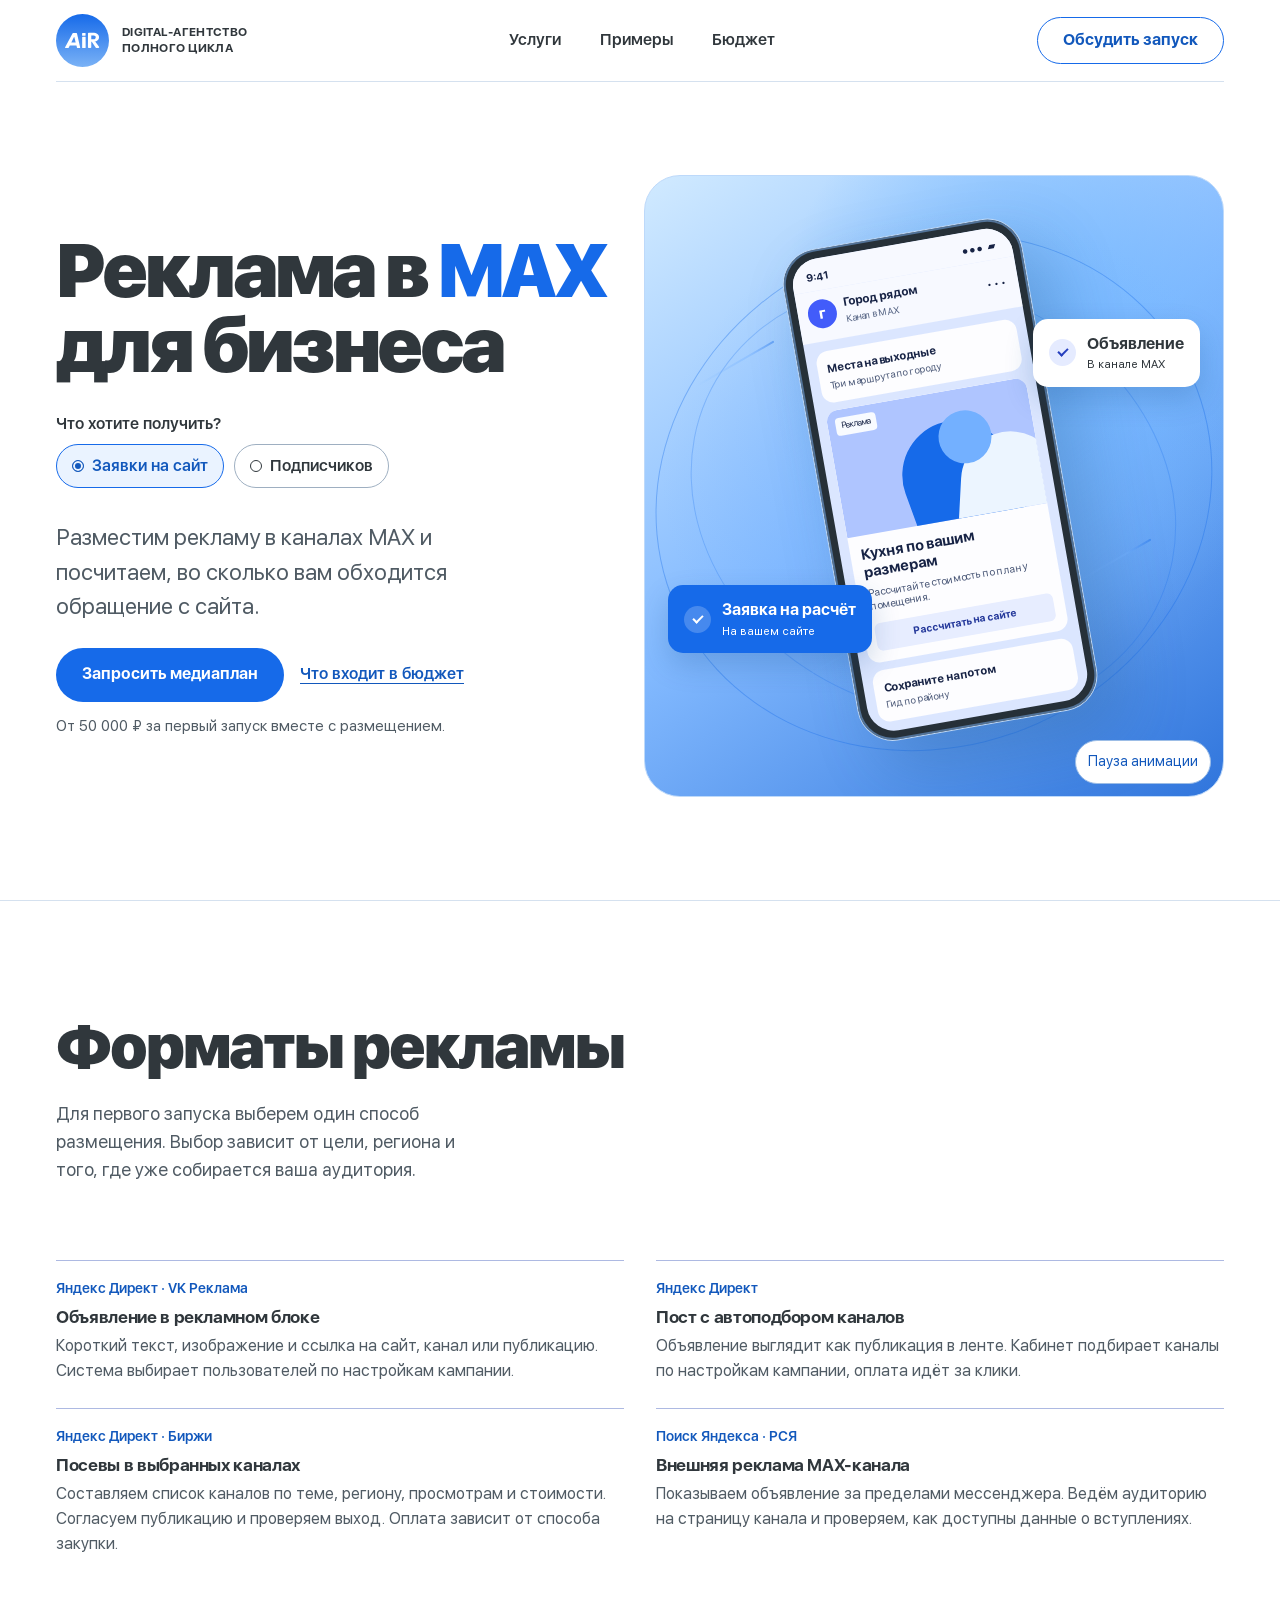
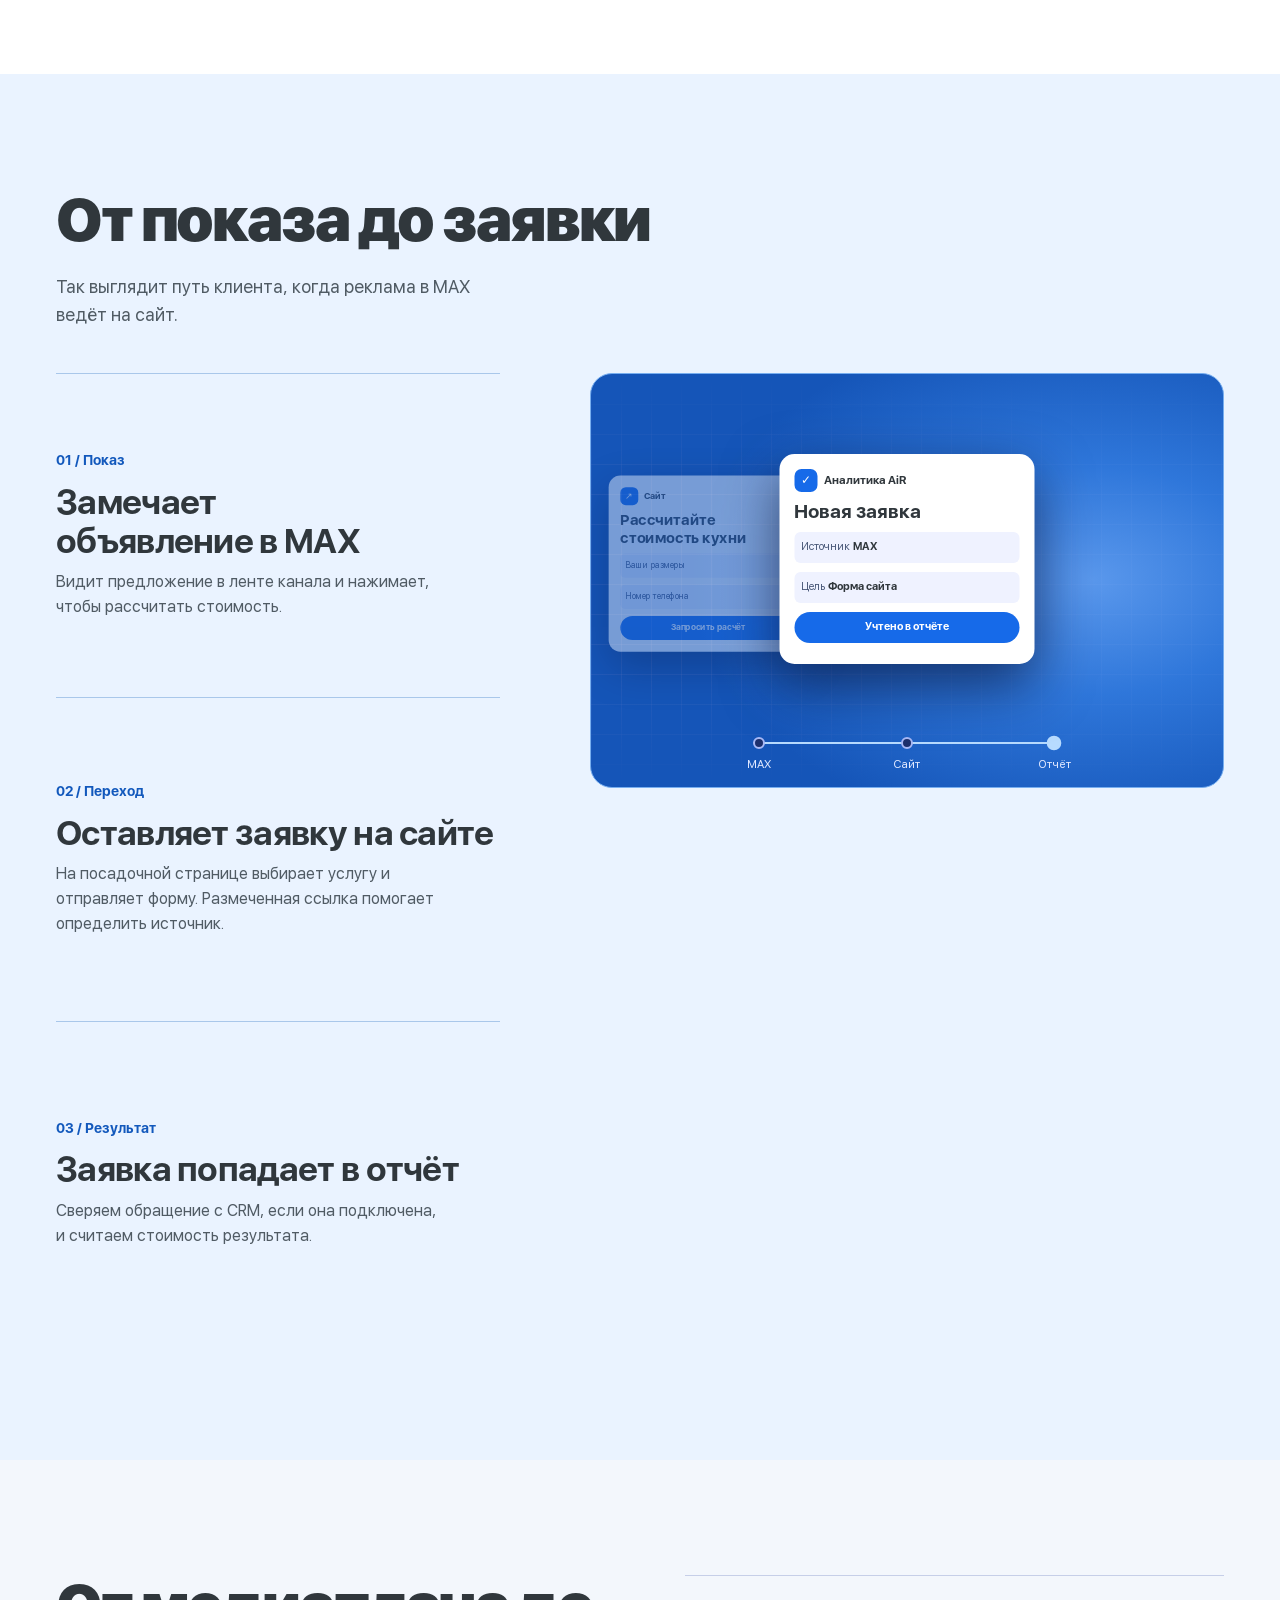
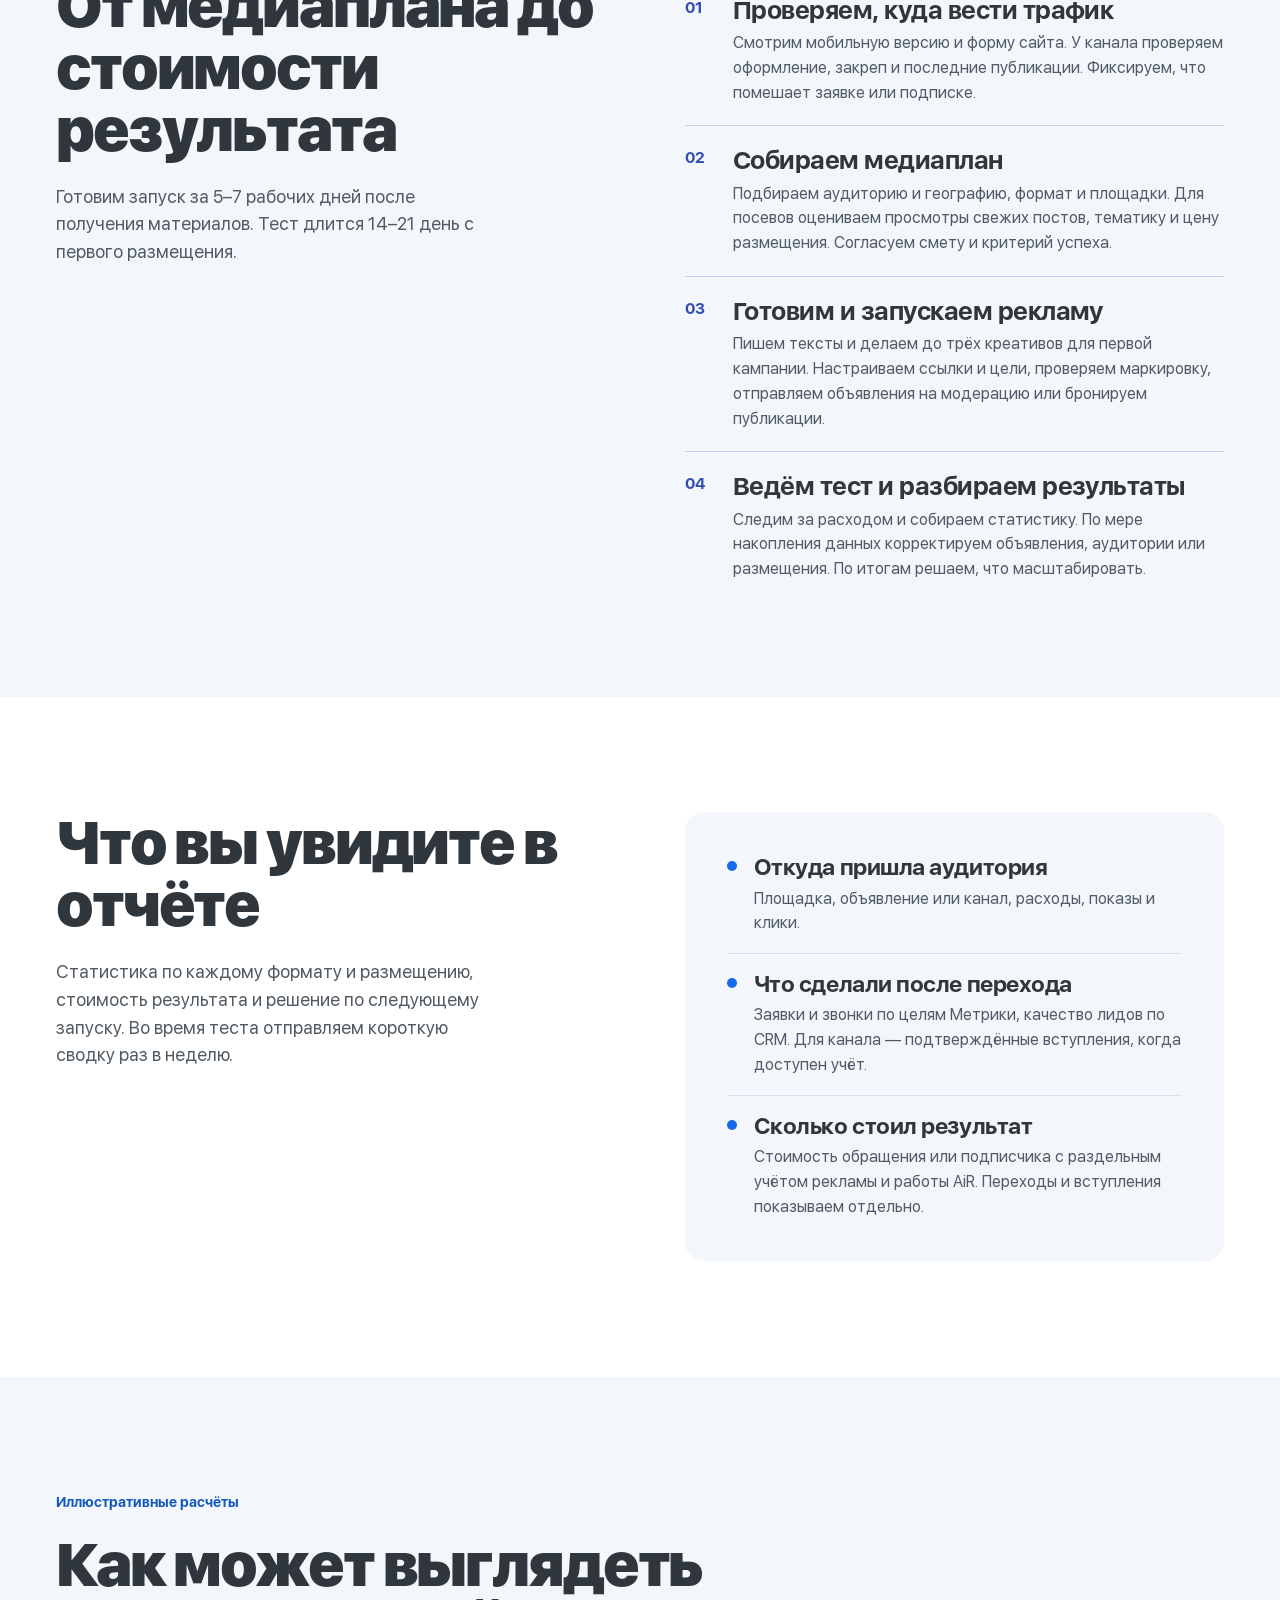
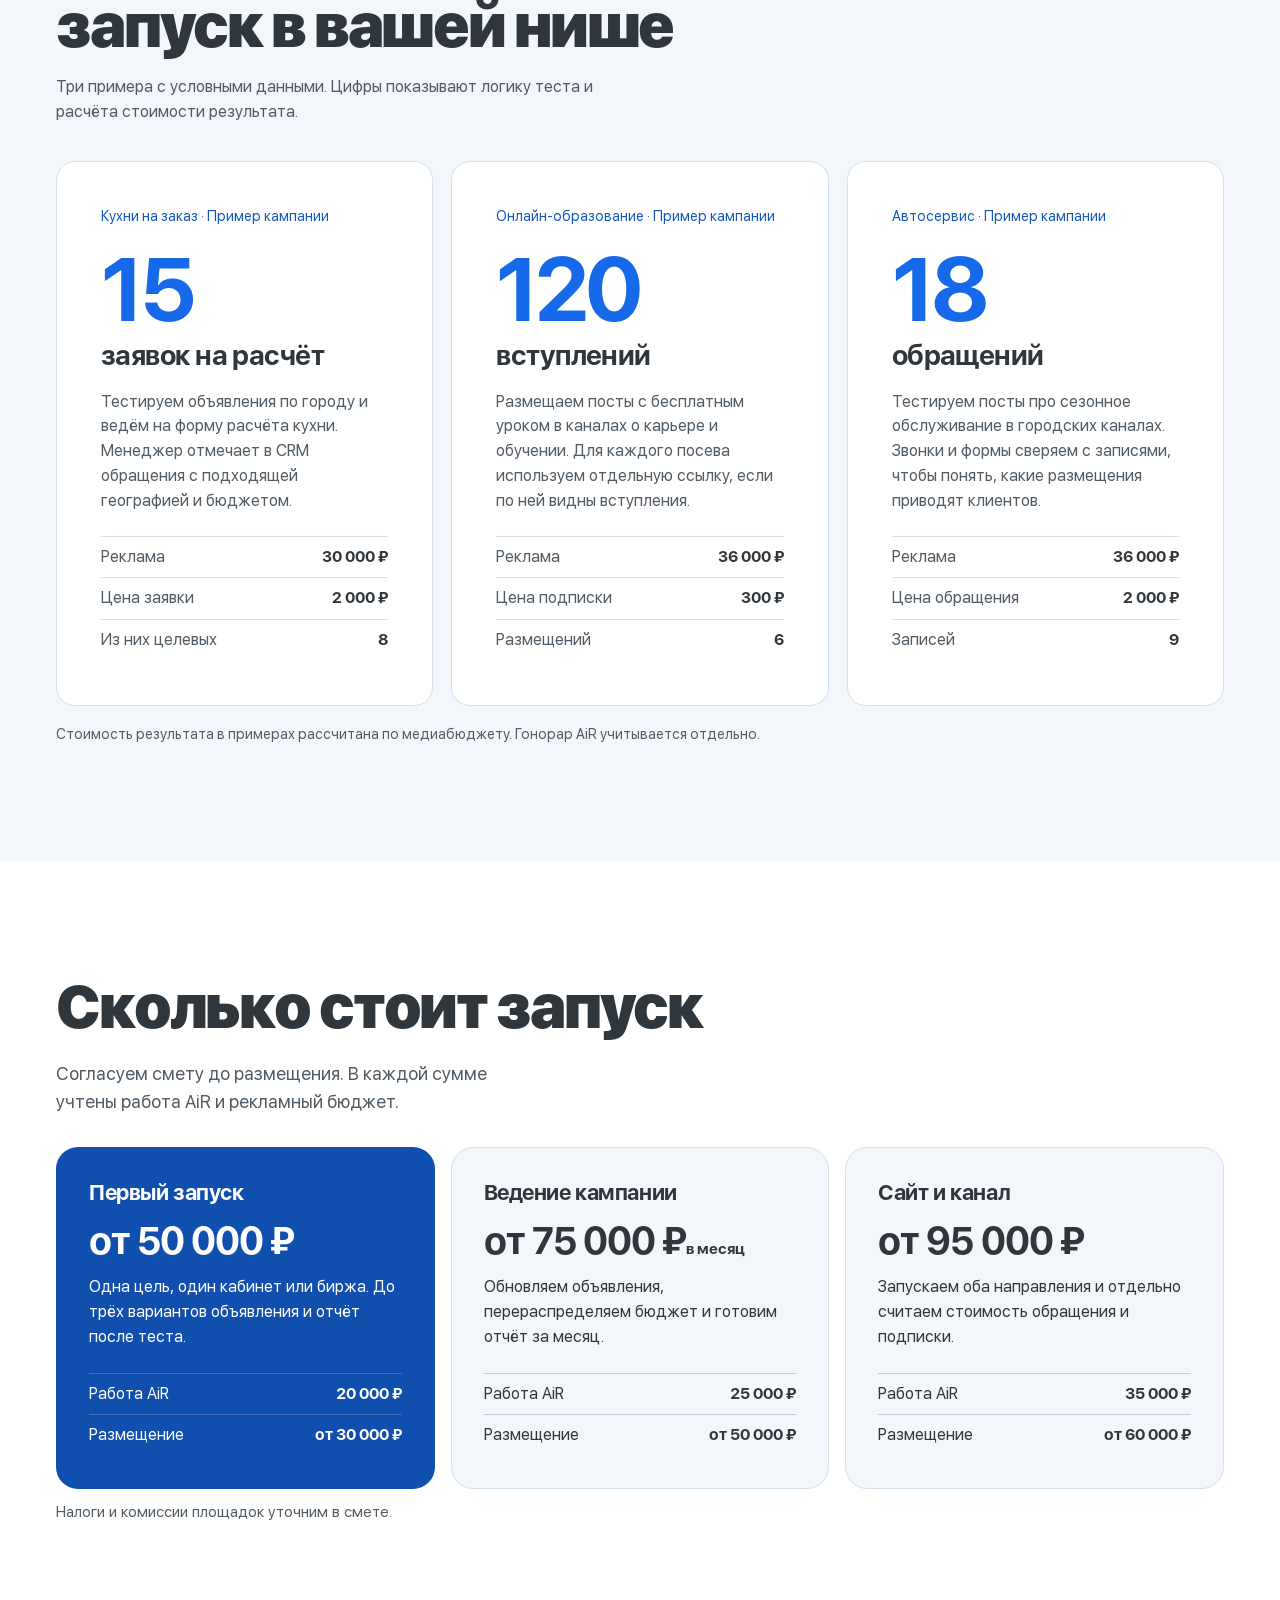
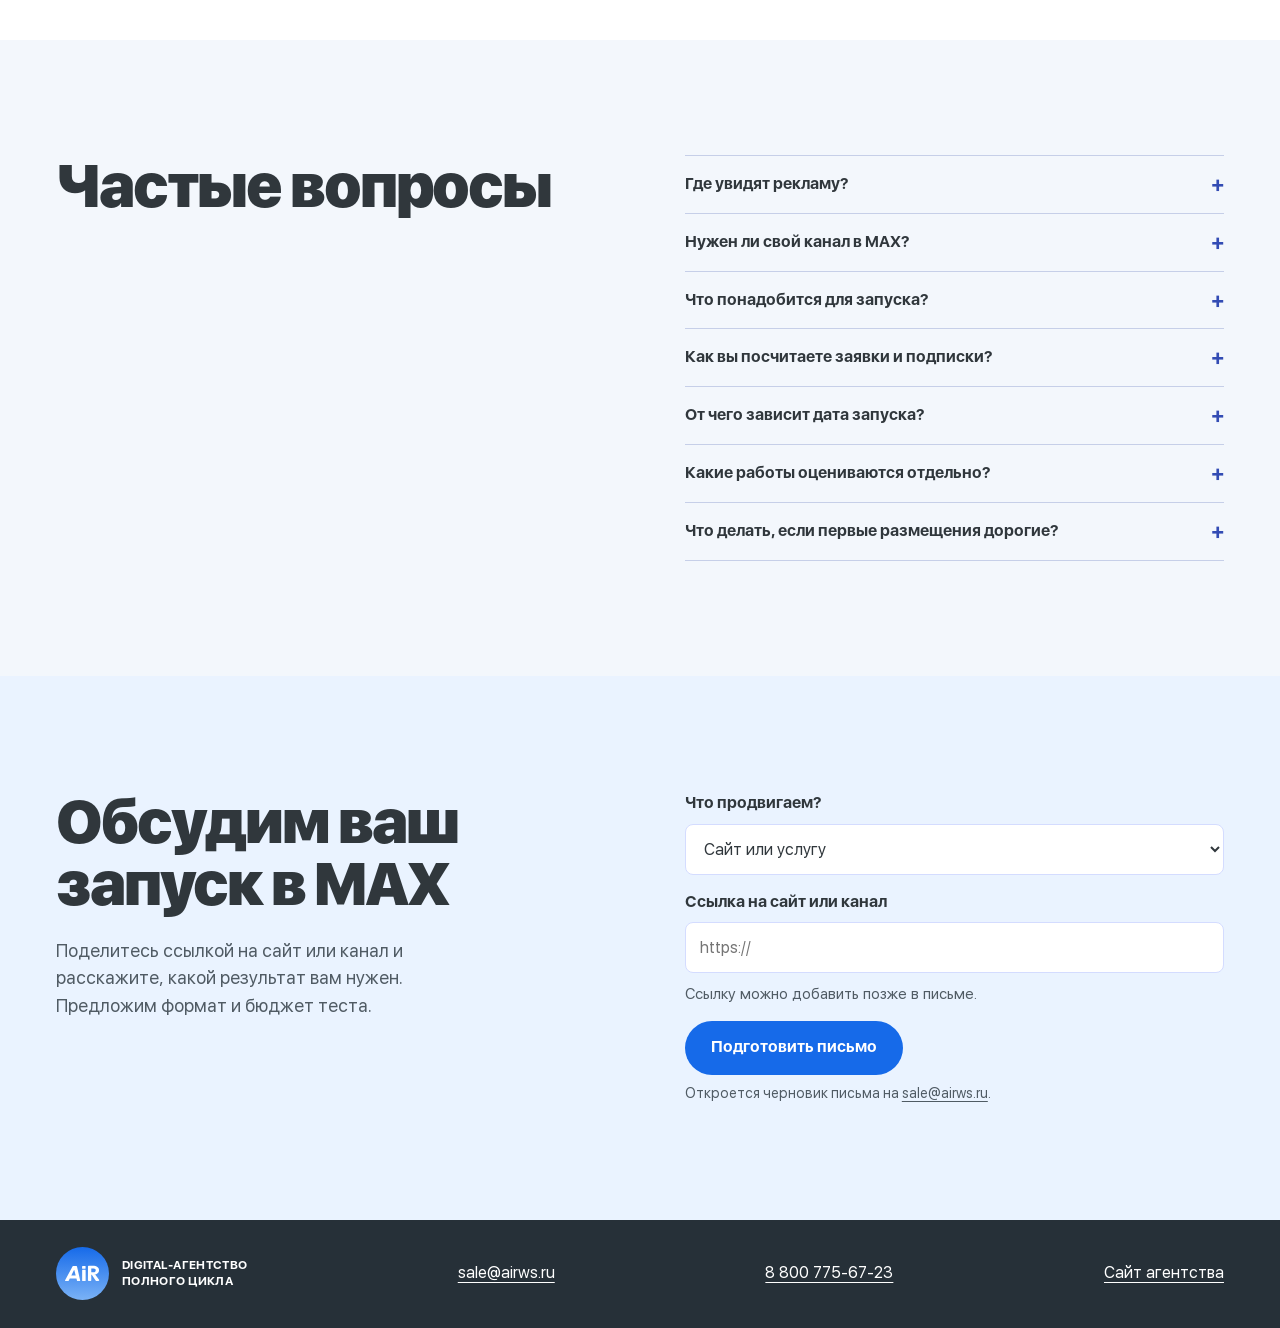
<file: index.html>
<!doctype html>
<html lang="ru">
<head>
  <meta charset="utf-8">
  <meta name="viewport" content="width=device-width, initial-scale=1">
  <meta name="theme-color" content="#ffffff">
  <meta name="description" content="AiR запускает рекламу в MAX для заявок на сайт и роста канала. Медиаплан, креативы, запуск и отчёт по стоимости результата.">
  <meta property="og:title" content="Реклама в MAX для бизнеса · AiR">
  <meta property="og:description" content="Проверим, сколько стоит заявка или подписчик из MAX. Первый тест одной задачи — от 50 000 ₽.">
  <meta property="og:type" content="website">
  <title>Реклама в MAX для бизнеса · AiR</title>
  <link rel="icon" href="assets/air-logo.svg" type="image/svg+xml">
  <link rel="stylesheet" href="styles.css">
  <script src="main.js" defer></script>
</head>
<body>
  <a class="skip" href="#main">К содержанию</a>
    <header class="wrap header" id="top">
      <a class="wordmark" href="#top" aria-label="AiR, начало страницы"><img src="assets/air-logo.svg" width="53" height="53" alt=""><span>Digital-агентство<br>полного цикла</span></a>
      <nav aria-label="Основная навигация"><a href="#formats">Услуги</a><a href="#cases">Примеры</a><a href="#price">Бюджет</a></nav>
      <a class="button outline" href="#contact">Обсудить запуск</a>
    </header>
  <main id="main">
  <div class="masthead">
    <div class="wrap hero">
      <div class="hero-copy">
        <h1><span>Реклама в&nbsp;<em>MAX</em></span><span>для бизнеса</span></h1>
        <fieldset class="goal-switch" hidden>
          <legend>Что хотите получить?</legend>
          <label><input type="radio" name="campaign-goal" value="site" checked><span>Заявки на сайт</span></label>
          <label><input type="radio" name="campaign-goal" value="channel"><span>Подписчиков</span></label>
        </fieldset>
        <p class="lead" id="goal-description" data-channel="Подберём каналы для размещения и проверим, сколько стоит привлечь подписчика в ваш MAX-канал.">Разместим рекламу в каналах MAX и посчитаем, во сколько вам обходится обращение с сайта.</p>
        <a class="button primary" href="#contact">Запросить медиаплан</a>
        <a class="budget-link" href="#price">Что входит в бюджет</a>
        <p class="hero-note">От 50 000 ₽ за первый запуск вместе с размещением.</p>
      </div>
      <div class="hero-visual">
      <div class="hero-art" role="img" aria-label="Условный пример рекламного поста в канале MAX">
        <div class="orbit orbit-outer"></div><div class="orbit orbit-inner"></div>
        <div class="hero-traces" aria-hidden="true"><span></span><span></span><span></span></div>
        <div class="phone">
          <div class="phone-screen">
            <div class="phone-system"><b>9:41</b><span>●●● ▰</span></div>
            <div class="phone-channel"><div class="avatar">Г</div><div><b>Город рядом</b><small>Канал в MAX</small></div><span class="menu-dots">···</span></div>
            <div class="phone-feed">
              <div class="feed-post"><b>Места на выходные</b><span>Три маршрута по городу</span></div>
              <div class="phone-ad">
                <div class="ad-visual"><div class="arch"></div><div class="arch arch-two"></div><div class="ad-sun"></div><span>Реклама</span></div>
                <div class="ad-body"><b data-channel="Город на выходные">Кухня по вашим размерам</b><small data-channel="Прогулки, концерты и выставки в одном канале.">Рассчитайте стоимость по плану помещения.</small><div data-channel="Открыть канал">Рассчитать на сайте</div></div>
              </div>
              <div class="feed-post ghost"><b>Сохраните на потом</b><span>Гид по району</span></div>
            </div>
          </div>
        </div>
        <div class="signal signal-site"><i></i><div><strong>Объявление</strong><span>В канале MAX</span></div></div>
        <div class="signal signal-channel"><i></i><div><strong data-channel="Новая подписка">Заявка на расчёт</strong><span data-channel="В вашем канале">На вашем сайте</span></div></div>
      </div>
      <button type="button" class="motion-toggle" hidden>Пауза анимации</button>
      </div>
    </div>
  </div>
  <section class="section" id="formats" aria-labelledby="formats-title">
    <div class="wrap">
      <h2 id="formats-title">Форматы рекламы</h2>
      <p class="section-intro">Для первого запуска выберем один способ размещения. Выбор зависит от цели, региона и того, где уже собирается ваша аудитория.</p>
      <div class="placements">
        <div class="placement-grid">
          <article><p class="placement-type">Яндекс Директ · VK Реклама</p><h3>Объявление в рекламном блоке</h3><p>Короткий текст, изображение и ссылка на сайт, канал или публикацию. Система выбирает пользователей по настройкам кампании.</p></article>
          <article><p class="placement-type">Яндекс Директ</p><h3>Пост с автоподбором каналов</h3><p>Объявление выглядит как публикация в ленте. Кабинет подбирает каналы по настройкам кампании, оплата идёт за клики.</p></article>
          <article><p class="placement-type">Яндекс Директ · Биржи</p><h3>Посевы в выбранных каналах</h3><p>Составляем список каналов по теме, региону, просмотрам и стоимости. Согласуем публикацию и проверяем выход. Оплата зависит от способа закупки.</p></article>
          <article><p class="placement-type">Поиск Яндекса · РСЯ</p><h3>Внешняя реклама MAX-канала</h3><p>Показываем объявление за пределами мессенджера. Ведём аудиторию на страницу канала и проверяем, как доступны данные о вступлениях.</p></article>
        </div>
      </div>
    </div>
  </section>
  <section class="section journey" id="journey" aria-labelledby="journey-title">
    <div class="wrap">
      <h2 id="journey-title" data-channel="От показа до подписки">От показа до заявки</h2>
      <p class="section-intro" data-channel="Так читатель переходит из рекламного поста в ваш MAX-канал.">Так выглядит путь клиента, когда реклама в MAX ведёт на сайт.</p>
      <div class="journey-grid">
        <div class="journey-steps">
          <article class="journey-step" data-journey-step="0"><p>01 / Показ</p><h3>Замечает объявление в MAX</h3><p data-channel="Видит в городской ленте анонс подборки событий на выходные.">Видит предложение в ленте канала и нажимает, чтобы рассчитать стоимость.</p></article>
          <article class="journey-step" data-journey-step="1"><p>02 / Переход</p><h3 data-channel="Открывает канал с подборкой">Оставляет заявку на сайте</h3><p data-channel="Читает закреплённый пост и решает, подписаться ли на следующие выпуски.">На посадочной странице выбирает услугу и отправляет форму. Размеченная ссылка помогает определить источник.</p></article>
          <article class="journey-step" data-journey-step="2"><p>03 / Результат</p><h3 data-channel="Считаем стоимость подписки">Заявка попадает в отчёт</h3><p data-channel="Сверяем подтверждённые вступления по ссылке или в кабинете. Если видны только переходы, указываем это в отчёте.">Сверяем обращение с CRM, если она подключена, и считаем стоимость результата.</p></article>
        </div>
        <div class="journey-stage" data-stage="0" aria-hidden="true">
          <div class="stage-grid"></div><div class="stage-glow"></div>
          <div class="stage-path"><i></i><i></i><i></i></div>
          <div class="stage-card stage-ad"><div class="stage-app"><span>М</span> Канал в MAX</div><div class="stage-art"></div><strong data-channel="Куда пойти в субботу">Кухня под ваш размер</strong><span class="stage-action" data-channel="Посмотреть афишу">Узнать стоимость</span></div>
          <div class="stage-card stage-site"><div class="stage-app"><span>↗</span> <b data-channel="Канал">Сайт</b></div><strong data-channel="Город на выходные">Рассчитайте стоимость кухни</strong><div class="stage-field" data-channel="Афиша недели">Ваши размеры</div><div class="stage-field" data-channel="Новые маршруты">Номер телефона</div><span class="stage-action" data-channel="Подписаться">Запросить расчёт</span></div>
          <div class="stage-card stage-result"><div class="stage-app"><span>✓</span> Аналитика AiR</div><strong data-channel="Вступление">Новая заявка</strong><div class="stage-field">Источник <b>MAX</b></div><div class="stage-field">Цель <b data-channel="Подписка">Форма сайта</b></div><span class="stage-action">Учтено в отчёте</span></div>
          <div class="stage-legend"><span>MAX</span><span data-channel="Канал">Сайт</span><span>Отчёт</span></div>
        </div>
      </div>
    </div>
  </section>
  <section class="section soft" id="process" aria-labelledby="process-title">
    <div class="wrap">
      <div class="section-split">
        <div><h2 id="process-title">От медиаплана до стоимости результата</h2><p class="section-intro">Готовим запуск за 5–7 рабочих дней после получения материалов. Тест длится 14–21 день с первого размещения.</p></div>
        <ol class="steps">
          <li><span>01</span><div><h3>Проверяем, куда вести трафик</h3><p>Смотрим мобильную версию и форму сайта. У канала проверяем оформление, закреп и последние публикации. Фиксируем, что помешает заявке или подписке.</p></div></li>
          <li><span>02</span><div><h3>Собираем медиаплан</h3><p>Подбираем аудиторию и географию, формат и площадки. Для посевов оцениваем просмотры свежих постов, тематику и цену размещения. Согласуем смету и критерий успеха.</p></div></li>
          <li><span>03</span><div><h3>Готовим и запускаем рекламу</h3><p>Пишем тексты и делаем до трёх креативов для первой кампании. Настраиваем ссылки и цели, проверяем маркировку, отправляем объявления на модерацию или бронируем публикации.</p></div></li>
          <li><span>04</span><div><h3>Ведём тест и разбираем результаты</h3><p>Следим за расходом и собираем статистику. По мере накопления данных корректируем объявления, аудитории или размещения. По итогам решаем, что масштабировать.</p></div></li>
        </ol>
      </div>
    </div>
  </section>
  <section class="section measurement" id="report" aria-labelledby="report-title">
    <div class="wrap section-split">
      <div>
        <h2 id="report-title">Что вы увидите в отчёте</h2>
        <p class="section-intro">Статистика по каждому формату и размещению, стоимость результата и решение по следующему запуску. Во время теста отправляем короткую сводку раз в неделю.</p>
      </div>
      <div class="report-board">
        <div class="report-row"><i aria-hidden="true"></i><div><h3>Откуда пришла аудитория</h3><p>Площадка, объявление или канал, расходы, показы и клики.</p></div></div>
        <div class="report-row"><i aria-hidden="true"></i><div><h3>Что сделали после перехода</h3><p>Заявки и звонки по целям Метрики, качество лидов по CRM. Для канала — подтверждённые вступления, когда доступен учёт.</p></div></div>
        <div class="report-row"><i aria-hidden="true"></i><div><h3>Сколько стоил результат</h3><p>Стоимость обращения или подписчика с раздельным учётом рекламы и работы AiR. Переходы и вступления показываем отдельно.</p></div></div>
      </div>
    </div>
  </section>
  <section class="section evidence" id="cases" aria-labelledby="cases-title">
    <div class="wrap">
      <p class="eyebrow section-label">Иллюстративные расчёты</p>
      <h2 id="cases-title">Как может выглядеть запуск в вашей нише</h2>
      <p class="case-intro">Три примера с условными данными. Цифры показывают логику теста и расчёта стоимости результата.</p>
      <div class="case-grid">
        <article class="case">
          <p class="case-type">Кухни на заказ · Пример кампании</p>
          <h3><strong>15</strong> заявок на расчёт</h3>
          <p>Тестируем объявления по городу и ведём на форму расчёта кухни. Менеджер отмечает в CRM обращения с подходящей географией и бюджетом.</p>
          <dl class="case-metrics"><div><dt>Реклама</dt><dd>30 000 ₽</dd></div><div><dt>Цена заявки</dt><dd>2 000 ₽</dd></div><div><dt>Из них целевых</dt><dd>8</dd></div></dl>
        </article>
        <article class="case">
          <p class="case-type">Онлайн-образование · Пример кампании</p>
          <h3><strong>120</strong> вступлений</h3>
          <p>Размещаем посты с бесплатным уроком в каналах о карьере и обучении. Для каждого посева используем отдельную ссылку, если по ней видны вступления.</p>
          <dl class="case-metrics"><div><dt>Реклама</dt><dd>36 000 ₽</dd></div><div><dt>Цена подписки</dt><dd>300 ₽</dd></div><div><dt>Размещений</dt><dd>6</dd></div></dl>
        </article>
        <article class="case">
          <p class="case-type">Автосервис · Пример кампании</p>
          <h3><strong>18</strong> обращений</h3>
          <p>Тестируем посты про сезонное обслуживание в городских каналах. Звонки и формы сверяем с записями, чтобы понять, какие размещения приводят клиентов.</p>
          <dl class="case-metrics"><div><dt>Реклама</dt><dd>36 000 ₽</dd></div><div><dt>Цена обращения</dt><dd>2 000 ₽</dd></div><div><dt>Записей</dt><dd>9</dd></div></dl>
        </article>
      </div>
      <p class="muted">Стоимость результата в примерах рассчитана по медиабюджету. Гонорар AiR учитывается отдельно.</p>
    </div>
  </section>
  <section class="section" id="price" aria-labelledby="price-title">
    <div class="wrap">
      <h2 id="price-title">Сколько стоит запуск</h2>
      <p class="section-intro">Согласуем смету до размещения. В каждой сумме учтены работа AiR и рекламный бюджет.</p>
      <div class="plans">
        <article class="plan featured"><h3>Первый запуск</h3><p class="plan-price">от 50 000 ₽</p><p>Одна цель, один кабинет или биржа. До трёх вариантов объявления и отчёт после теста.</p><dl><div><dt>Работа AiR</dt><dd>20 000 ₽</dd></div><div><dt>Размещение</dt><dd>от 30 000 ₽</dd></div></dl></article>
        <article class="plan"><h3>Ведение кампании</h3><p class="plan-price">от 75 000 ₽<small> в месяц</small></p><p>Обновляем объявления, перераспределяем бюджет и готовим отчёт за месяц.</p><dl><div><dt>Работа AiR</dt><dd>25 000 ₽</dd></div><div><dt>Размещение</dt><dd>от 50 000 ₽</dd></div></dl></article>
        <article class="plan"><h3>Сайт и канал</h3><p class="plan-price">от 95 000 ₽</p><p>Запускаем оба направления и отдельно считаем стоимость обращения и подписки.</p><dl><div><dt>Работа AiR</dt><dd>35 000 ₽</dd></div><div><dt>Размещение</dt><dd>от 60 000 ₽</dd></div></dl></article>
      </div>
      <p class="price-fine">Налоги и комиссии площадок уточним в смете.</p>
    </div>
  </section>
  <section class="section soft" id="faq" aria-labelledby="faq-title">
    <div class="wrap section-split">
      <h2 id="faq-title">Частые вопросы</h2>
      <div class="faq">
        <details><summary>Где увидят рекламу?</summary><p>Внутри MAX объявления показываются в рекламных блоках каналов, а посевы выходят отдельными постами в их ленте. Для набора подписчиков можем также вести в MAX аудиторию из Поиска Яндекса или РСЯ.</p></details>
        <details><summary>Нужен ли свой канал в MAX?</summary><p>Для рекламы сайта достаточно готовой посадочной страницы. Для набора подписчиков нужен действующий канал с оформлением и публикациями.</p></details>
        <details><summary>Что понадобится для запуска?</summary><p>Описание продукта и аудитории, ссылка на сайт или канал, материалы для креативов и реквизиты рекламодателя. Для сайта понадобятся доступ к аналитике, для канала — доступ к статистике.</p></details>
        <details><summary>Как вы посчитаете заявки и подписки?</summary><p>Заявки считаем по целям в Метрике и сверяем с CRM, когда есть доступ. Вступления считаем по данным кабинета или отдельным ссылкам, если формат это поддерживает. Переходы показываем отдельно.</p></details>
        <details><summary>От чего зависит дата запуска?</summary><p>От согласования креативов, модерации и наличия свободных слотов в выбранных каналах. График уточним после брифа.</p></details>
        <details><summary>Какие работы оцениваются отдельно?</summary><p>Создание и ведение контента канала, разработка бота, доработка сайта, коллтрекинг и сложные интеграции с CRM. Если они нужны для теста, обсудим это на брифе.</p></details>
        <details><summary>Что делать, если первые размещения дорогие?</summary><p>Проверяем учёт заявок и вступлений, смотрим качество трафика по источникам и меняем объявления или площадки в пределах согласованного теста.</p></details>
      </div>
    </div>
  </section>
  <section class="section contact" id="contact" aria-labelledby="contact-title">
    <div class="wrap section-split">
      <div><h2 id="contact-title">Обсудим ваш запуск в MAX</h2><p class="section-intro">Поделитесь ссылкой на сайт или канал и расскажите, какой результат вам нужен. Предложим формат и бюджет теста.</p></div>
      <form id="brief" class="brief">
        <label for="goal">Что продвигаем?</label>
        <select name="goal" id="goal"><option>Сайт или услугу</option><option>Канал в MAX</option><option>Сайт и канал</option></select>
        <label for="project">Ссылка на сайт или канал</label>
        <input type="url" name="project" id="project" placeholder="https://" aria-describedby="project-hint">
        <small id="project-hint">Ссылку можно добавить позже в письме.</small>
        <button class="button primary" type="submit">Подготовить письмо</button>
        <p class="form-note">Откроется черновик письма на <a href="mailto:sale@airws.ru">sale@airws.ru</a>.</p>
        <p class="form-note" id="mail-status" role="status"></p>
        <noscript><p>Напишите нам напрямую на <a href="mailto:sale@airws.ru">sale@airws.ru</a>.</p></noscript>
      </form>
    </div>
  </section>
  </main>
  <footer class="footer"><div class="wrap footer-row">
    <a class="wordmark" href="#top" aria-label="AiR, начало страницы"><img src="assets/air-logo.svg" width="53" height="53" alt=""><span>Digital-агентство<br>полного цикла</span></a>
    <a href="mailto:sale@airws.ru">sale@airws.ru</a>
    <a href="tel:+78007756723">8 800 775-67-23</a>
    <a href="https://www.airws.ru/">Сайт агентства</a>
  </div></footer>
</body>
</html>
</file>
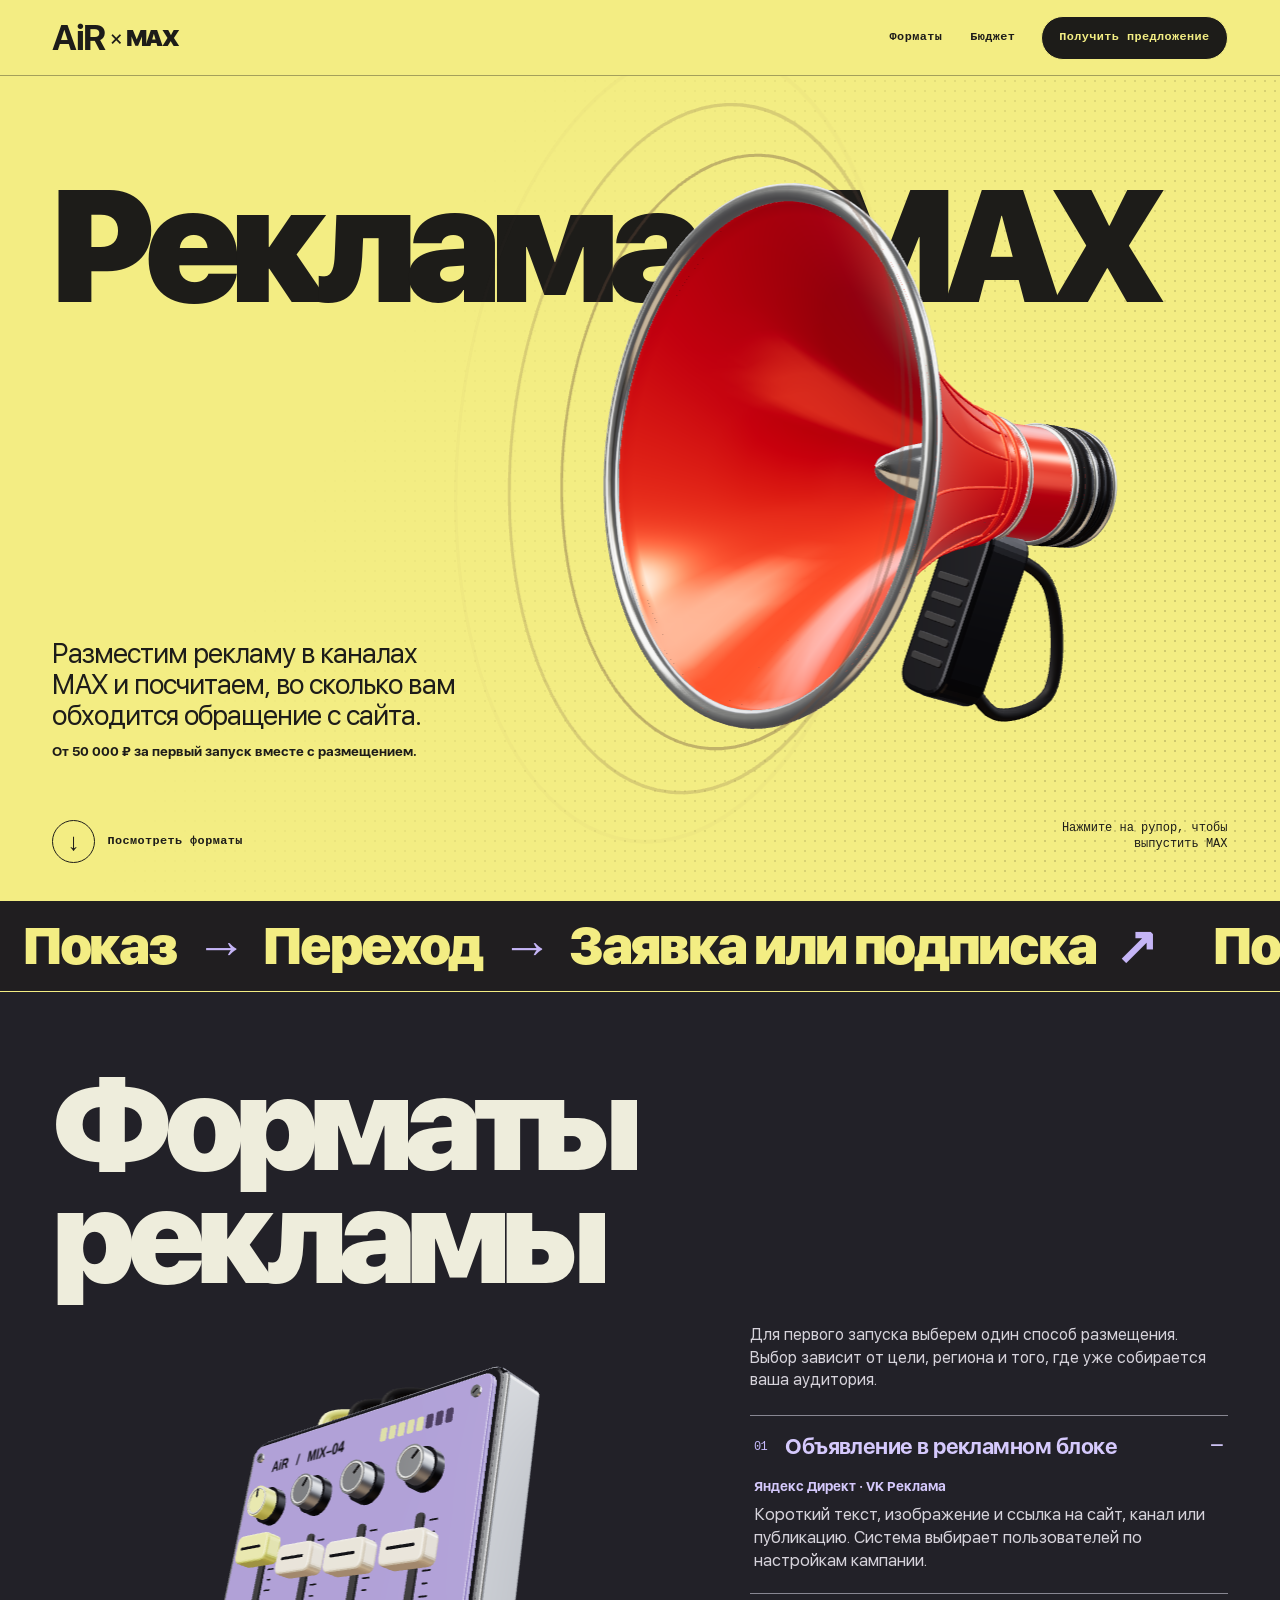
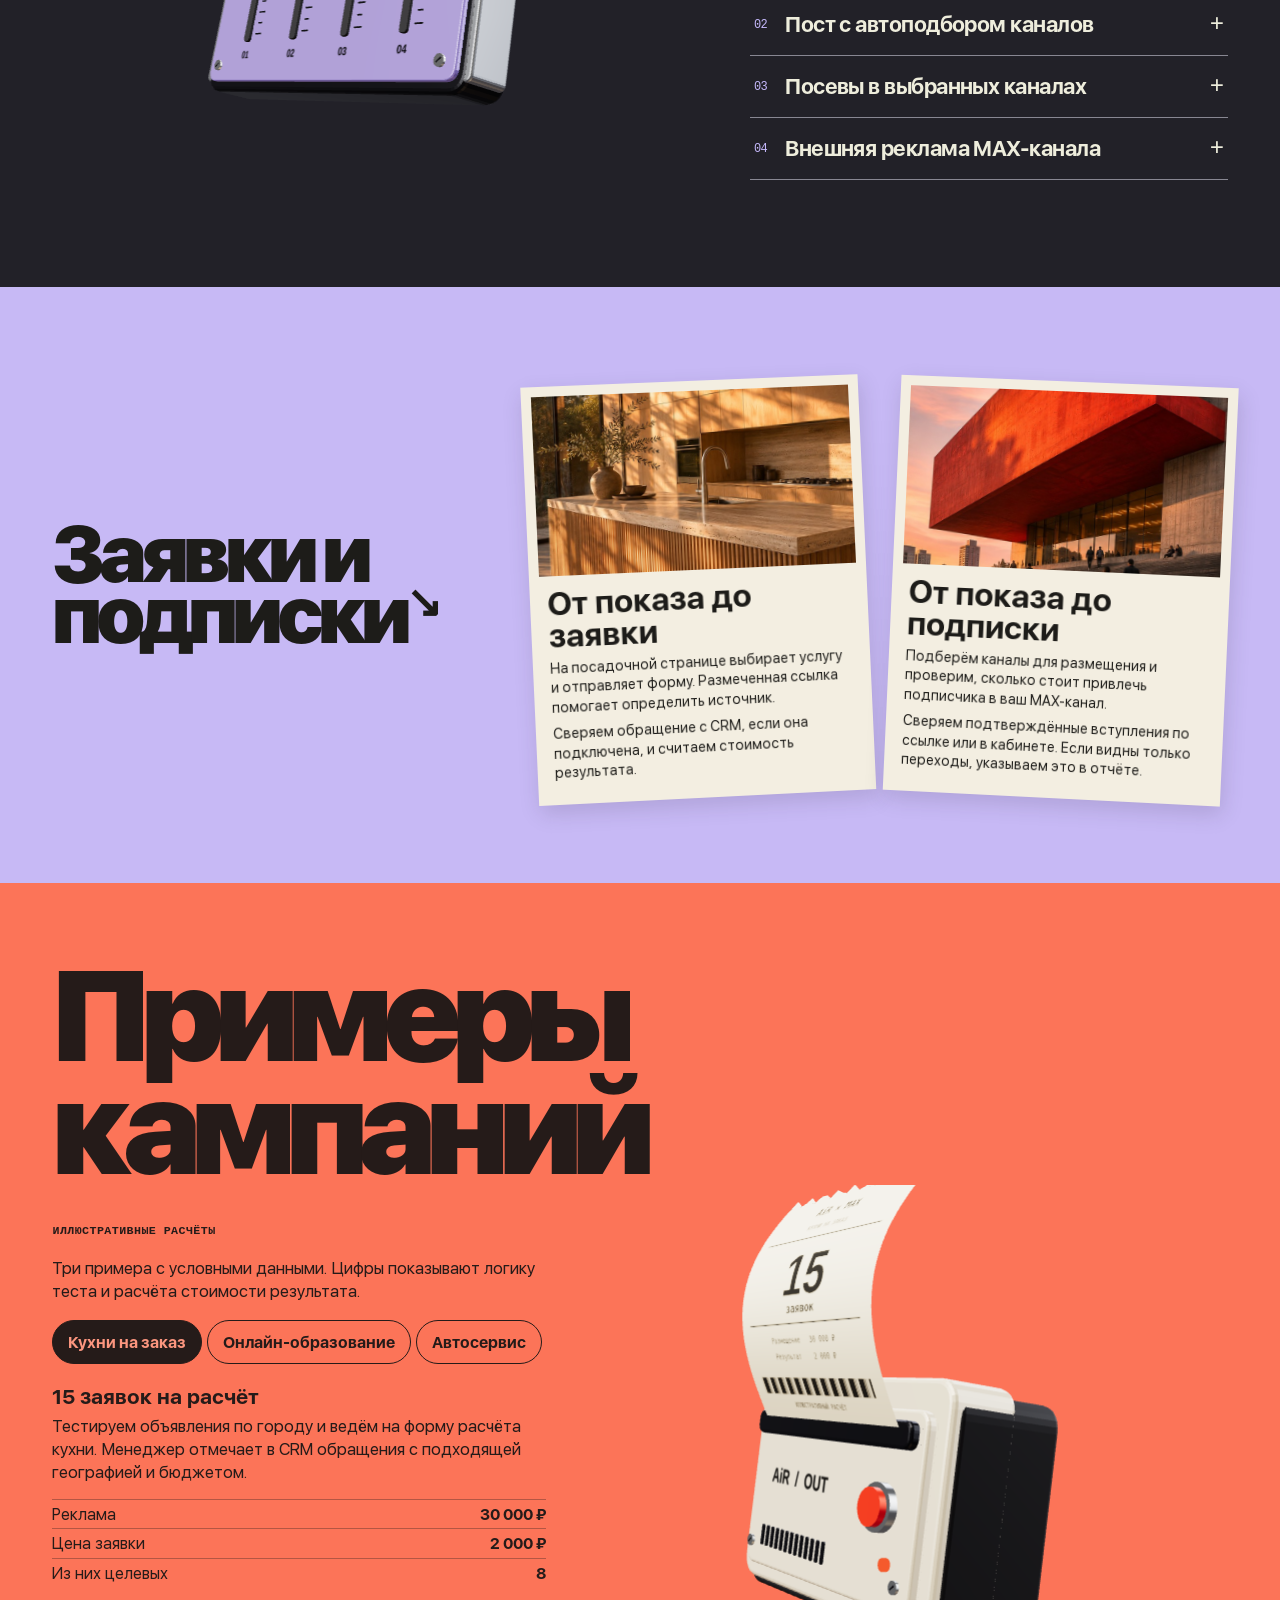
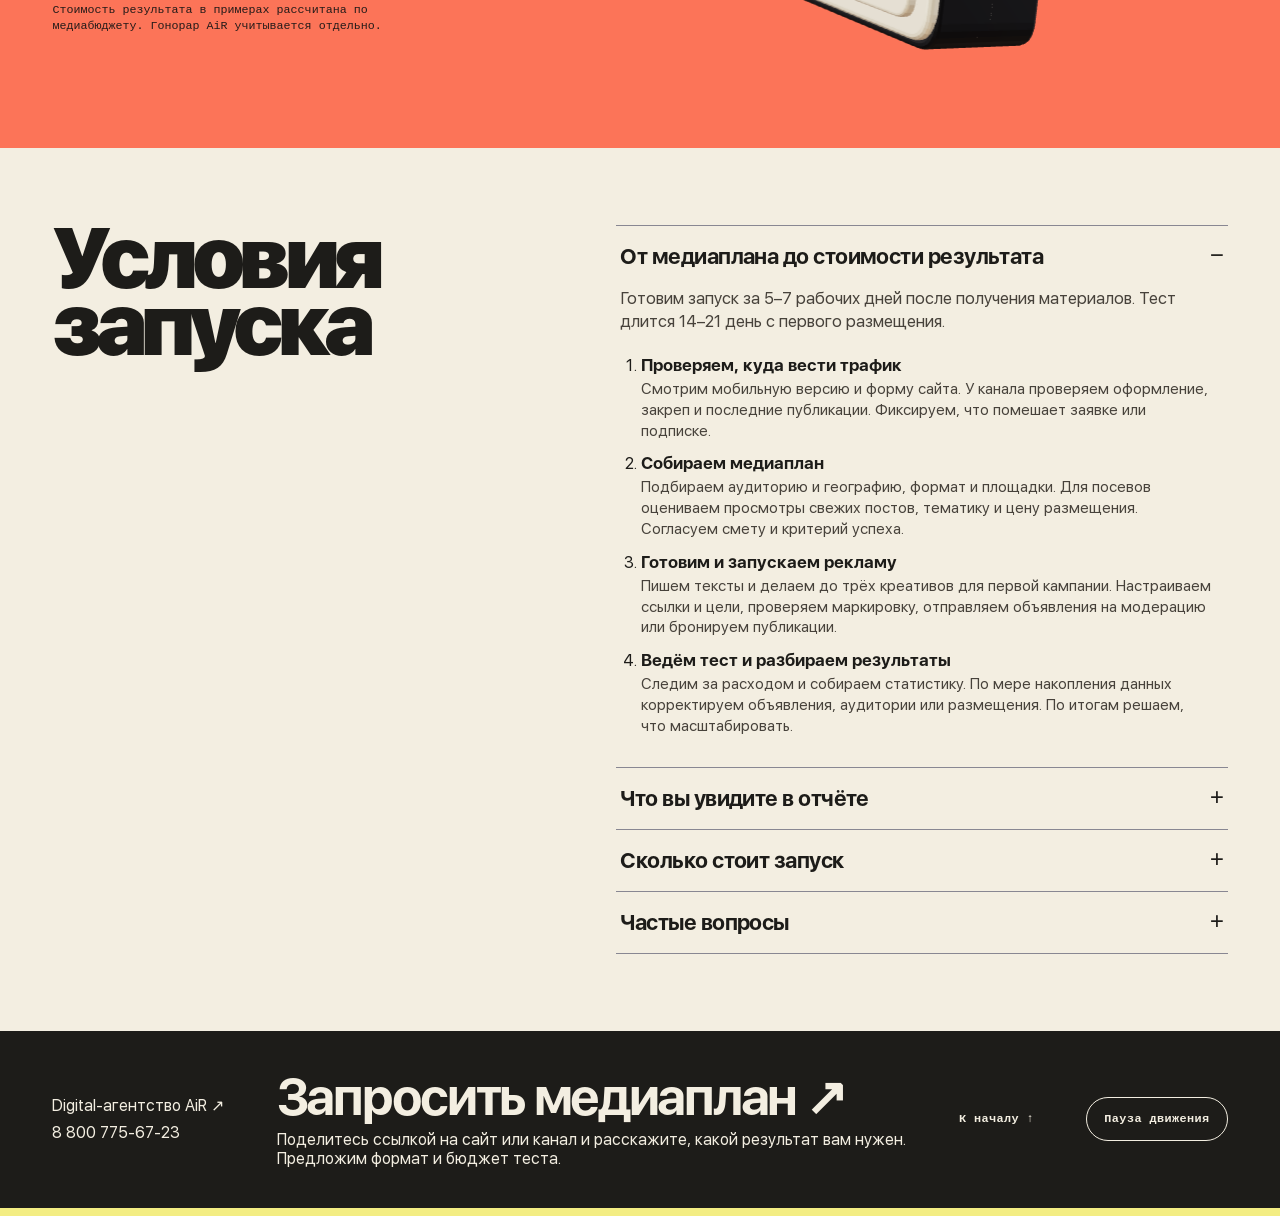
<file: expo/index.html>
<!doctype html>
<html lang="ru">
<head>
<meta charset="utf-8"><meta name="viewport" content="width=device-width,initial-scale=1">
<meta name="theme-color" content="#f3ed83">
<title>Реклама в MAX для бизнеса — AiR</title>
<meta name="description" content="AiR запускает рекламу в MAX для бизнеса. Подбираем площадки, готовим объявления и измеряем стоимость заявки или подписчика. Первый запуск с размещением — от 50 000 ₽.">
<link rel="icon" href="../assets/air-logo.svg"><link rel="stylesheet" href="gallery.css?v=proposal">
<script src="gallery.js?v=proposal" defer></script><script src="vendor/three.min.js" defer></script><script src="machines.js?v=proposal" defer></script>
</head>
<body>
<a class="skip" href="#main">К экспозиции</a>
<header class="mast"><a href="#main" class="signature" aria-label="AiR × MAX, в начало"><strong>AiR</strong><i>×</i>MAX</a><nav aria-label="Навигация"><a href="#formats">Форматы</a><a href="#catalog">Бюджет</a></nav><a class="proposal" href="mailto:sale@airws.ru?subject=%D0%97%D0%B0%D0%BF%D1%80%D0%BE%D1%81%20%D0%BC%D0%B5%D0%B4%D0%B8%D0%B0%D0%BF%D0%BB%D0%B0%D0%BD%D0%B0%20%D0%B4%D0%BB%D1%8F%20%D1%80%D0%B5%D0%BA%D0%BB%D0%B0%D0%BC%D1%8B%20%D0%B2%20MAX&amp;body=%D0%97%D0%B4%D1%80%D0%B0%D0%B2%D1%81%D1%82%D0%B2%D1%83%D0%B9%D1%82%D0%B5!%20%D0%A5%D0%BE%D1%82%D0%B8%D0%BC%20%D0%BE%D0%B1%D1%81%D1%83%D0%B4%D0%B8%D1%82%D1%8C%20%D1%80%D0%B5%D0%BA%D0%BB%D0%B0%D0%BC%D1%83%20%D0%B2%20MAX.%0A%0A%D0%A1%D0%B0%D0%B9%D1%82%20%D0%B8%D0%BB%D0%B8%20%D0%BA%D0%B0%D0%BD%D0%B0%D0%BB%3A%20%0A%D0%9A%D0%B0%D0%BA%D0%BE%D0%B9%20%D1%80%D0%B5%D0%B7%D1%83%D0%BB%D1%8C%D1%82%D0%B0%D1%82%20%D0%BD%D1%83%D0%B6%D0%B5%D0%BD%3A%20%0A%D0%93%D0%BE%D1%80%D0%BE%D0%B4%20%D0%B8%D0%BB%D0%B8%20%D1%80%D0%B5%D0%B3%D0%B8%D0%BE%D0%BD%3A%20">Получить предложение</a></header>
<main id="main">
<section class="opening exhibit" id="voice" aria-labelledby="title">
  <div class="registration" aria-hidden="true"></div>
  <h1 id="title" aria-label="Реклама в MAX для бизнеса"><b aria-hidden="true">Реклама</b> <b aria-hidden="true" style="--delay:100ms">в MAX</b></h1>
  <div class="viewport horn-view" data-machine="horn" role="img" aria-label="3D-рупор. Нажмите Enter или пробел, чтобы выпустить надписи MAX"></div>
  <div class="opening-copy"><p>Разместим рекламу в каналах MAX и посчитаем, во сколько вам обходится обращение с сайта.</p><p class="launch-note">От 50 000 ₽ за первый запуск вместе с размещением.</p></div>
  <a class="enter" href="#formats"><span>↓</span> Посмотреть форматы</a>
  <span class="turn-hint">Нажмите на рупор, чтобы выпустить MAX</span>
</section>

<div class="transport" aria-hidden="true"><div class="transport-inner"><span>Показ <i>→</i> Переход <i>→</i> Заявка или подписка <i>↗</i></span><span>Показ <i>→</i> Переход <i>→</i> Заявка или подписка <i>↗</i></span><span>Показ <i>→</i> Переход <i>→</i> Заявка или подписка <i>↗</i></span><span>Показ <i>→</i> Переход <i>→</i> Заявка или подписка <i>↗</i></span></div></div>
<section class="routing exhibit" id="formats" aria-labelledby="routing-title">
  <h2 class="large" id="routing-title">Форматы<br>рекламы</h2>
  <div class="routing-room">
    <div class="viewport desk-view" data-machine="desk" role="img" aria-label="Четырёхканальный микшер с рукоятками, индикаторами и подвижными ползунками"></div>
    <div class="selector"><p class="formats-intro">Для первого запуска выберем один способ размещения. Выбор зависит от цели, региона и того, где уже собирается ваша аудитория.</p>
    <div class="tracks" aria-label="Формат размещения">
      <details name="track" open><summary><i>01</i>Объявление в рекламном блоке</summary><p class="track-platform">Яндекс Директ · VK Реклама</p><p>Короткий текст, изображение и ссылка на сайт, канал или публикацию. Система выбирает пользователей по настройкам кампании.</p></details>
      <details name="track"><summary><i>02</i>Пост с автоподбором каналов</summary><p class="track-platform">Яндекс Директ</p><p>Объявление выглядит как публикация в ленте. Кабинет подбирает каналы по настройкам кампании, оплата идёт за клики.</p></details>
      <details name="track"><summary><i>03</i>Посевы в выбранных каналах</summary><p class="track-platform">Яндекс Директ · Биржи</p><p>Составляем список каналов по теме, региону, просмотрам и стоимости. Согласуем публикацию и проверяем выход. Оплата зависит от способа закупки.</p></details>
      <details name="track"><summary><i>04</i>Внешняя реклама MAX-канала</summary><p class="track-platform">Поиск Яндекса · РСЯ</p><p>Показываем объявление за пределами мессенджера. Ведём аудиторию на страницу канала и проверяем, как доступны данные о вступлениях.</p></details>
    </div></div>
  </div>
</section>

<section class="destinations" id="route" aria-labelledby="route-title">
  <h2 id="route-title">Заявки и<br>подписки<span aria-hidden="true">↘</span></h2>
  <div class="route-cards"><article><img src="kitchen.jpg" width="340" height="360" loading="lazy" alt="Светлая деревянная кухня с островом"><div><h3>От показа до заявки</h3><p>На посадочной странице выбирает услугу и отправляет форму. Размеченная ссылка помогает определить источник.</p><p>Сверяем обращение с CRM, если она подключена, и считаем стоимость результата.</p></div></article>
  <article><img src="city.jpg" width="340" height="360" loading="lazy" alt="Красный фасад культурного центра"><div><h3>От показа до подписки</h3><p>Подберём каналы для размещения и проверим, сколько стоит привлечь подписчика в ваш MAX-канал.</p><p>Сверяем подтверждённые вступления по ссылке или в кабинете. Если видны только переходы, указываем это в отчёте.</p></div></article></div>
</section>

<section class="printing exhibit" id="results" aria-labelledby="results-title">
  <h2 class="large" id="results-title">Примеры<br>кампаний</h2>
  <div class="print-floor"><div class="print-info"><p class="minor">Иллюстративные расчёты</p><p class="sample-intro">Три примера с условными данными. Цифры показывают логику теста и расчёта стоимости результата.</p>
  <div class="case-switch" aria-label="Пример расчёта"><button type="button" aria-pressed="true">Кухни на заказ</button><button type="button" aria-pressed="false">Онлайн-образование</button><button type="button" aria-pressed="false">Автосервис</button></div>
  <div id="receipt-copy" aria-live="polite"><strong>15 заявок на расчёт</strong><p>Тестируем объявления по городу и ведём на форму расчёта кухни. Менеджер отмечает в CRM обращения с подходящей географией и бюджетом.</p><dl class="receipt-metrics"><div><dt>Реклама</dt><dd>30 000 ₽</dd></div><div><dt>Цена заявки</dt><dd>2 000 ₽</dd></div><div><dt>Из них целевых</dt><dd>8</dd></div></dl></div><p class="fine">Стоимость результата в примерах рассчитана по медиабюджету. Гонорар AiR учитывается отдельно.</p></div>
  <div class="viewport printer-view" data-machine="printer" role="img" aria-label="Настольный термопринтер печатает чек с результатами выбранной кампании"></div></div>
</section>

<section class="catalog" id="catalog" aria-labelledby="catalog-title">
  <h2 id="catalog-title">Условия запуска</h2>
  <div class="records">
    <details open><summary>От медиаплана до стоимости результата</summary><p>Готовим запуск за 5–7 рабочих дней после получения материалов. Тест длится 14–21 день с первого размещения.</p><ol class="record-list"><li><h4>Проверяем, куда вести трафик</h4><p>Смотрим мобильную версию и форму сайта. У канала проверяем оформление, закреп и последние публикации. Фиксируем, что помешает заявке или подписке.</p></li><li><h4>Собираем медиаплан</h4><p>Подбираем аудиторию и географию, формат и площадки. Для посевов оцениваем просмотры свежих постов, тематику и цену размещения. Согласуем смету и критерий успеха.</p></li><li><h4>Готовим и запускаем рекламу</h4><p>Пишем тексты и делаем до трёх креативов для первой кампании. Настраиваем ссылки и цели, проверяем маркировку, отправляем объявления на модерацию или бронируем публикации.</p></li><li><h4>Ведём тест и разбираем результаты</h4><p>Следим за расходом и собираем статистику. По мере накопления данных корректируем объявления, аудитории или размещения. По итогам решаем, что масштабировать.</p></li></ol></details>
    <details><summary>Что вы увидите в отчёте</summary><p>Статистика по каждому формату и размещению, стоимость результата и решение по следующему запуску. Во время теста отправляем короткую сводку раз в неделю.</p><ul class="record-list"><li><h4>Откуда пришла аудитория</h4><p>Площадка, объявление или канал, расходы, показы и клики.</p></li><li><h4>Что сделали после перехода</h4><p>Заявки и звонки по целям Метрики, качество лидов по CRM. Для канала — подтверждённые вступления, когда доступен учёт.</p></li><li><h4>Сколько стоил результат</h4><p>Стоимость обращения или подписчика с раздельным учётом рекламы и работы AiR. Переходы и вступления показываем отдельно.</p></li></ul></details>
    <details><summary>Сколько стоит запуск</summary><p>Согласуем смету до размещения. В каждой сумме учтены работа AiR и рекламный бюджет.</p><ul class="record-list"><li><h4>Первый запуск <strong>от 50 000 ₽</strong></h4><p>Одна цель, один кабинет или биржа. До трёх вариантов объявления и отчёт после теста.</p><dl><div><dt>Работа AiR</dt><dd>20 000 ₽</dd></div><div><dt>Размещение</dt><dd>от 30 000 ₽</dd></div></dl></li><li><h4>Ведение кампании <strong>от 75 000 ₽<small> в месяц</small></strong></h4><p>Обновляем объявления, перераспределяем бюджет и готовим отчёт за месяц.</p><dl><div><dt>Работа AiR</dt><dd>25 000 ₽</dd></div><div><dt>Размещение</dt><dd>от 50 000 ₽</dd></div></dl></li><li><h4>Сайт и канал <strong>от 95 000 ₽</strong></h4><p>Запускаем оба направления и отдельно считаем стоимость обращения и подписки.</p><dl><div><dt>Работа AiR</dt><dd>35 000 ₽</dd></div><div><dt>Размещение</dt><dd>от 60 000 ₽</dd></div></dl></li></ul><p>Налоги и комиссии площадок уточним в смете.</p></details>
    <details><summary>Частые вопросы</summary><div class="record-faq"><details><summary>Где увидят рекламу?</summary><p>Внутри MAX объявления показываются в рекламных блоках каналов, а посевы выходят отдельными постами в их ленте. Для набора подписчиков можем также вести в MAX аудиторию из Поиска Яндекса или РСЯ.</p></details><details><summary>Нужен ли свой канал в MAX?</summary><p>Для рекламы сайта достаточно готовой посадочной страницы. Для набора подписчиков нужен действующий канал с оформлением и публикациями.</p></details><details><summary>Что понадобится для запуска?</summary><p>Описание продукта и аудитории, ссылка на сайт или канал, материалы для креативов и реквизиты рекламодателя. Для сайта понадобятся доступ к аналитике, для канала — доступ к статистике.</p></details><details><summary>Как вы посчитаете заявки и подписки?</summary><p>Заявки считаем по целям в Метрике и сверяем с CRM, когда есть доступ. Вступления считаем по данным кабинета или отдельным ссылкам, если формат это поддерживает. Переходы показываем отдельно.</p></details><details><summary>От чего зависит дата запуска?</summary><p>От согласования креативов, модерации и наличия свободных слотов в выбранных каналах. График уточним после брифа.</p></details><details><summary>Какие работы оцениваются отдельно?</summary><p>Создание и ведение контента канала, разработка бота, доработка сайта, коллтрекинг и сложные интеграции с CRM. Если они нужны для теста, обсудим это на брифе.</p></details><details><summary>Что делать, если первые размещения дорогие?</summary><p>Проверяем учёт заявок и вступлений, смотрим качество трафика по источникам и меняем объявления или площадки в пределах согласованного теста.</p></details></div></details>
  </div>
</section>
</main>
<footer><div><a href="https://www.airws.ru/">Digital-агентство AiR ↗</a><a href="tel:+78007756723">8 800 775-67-23</a></div><div class="contact-copy"><a class="mail" href="mailto:sale@airws.ru?subject=%D0%97%D0%B0%D0%BF%D1%80%D0%BE%D1%81%20%D0%BC%D0%B5%D0%B4%D0%B8%D0%B0%D0%BF%D0%BB%D0%B0%D0%BD%D0%B0%20%D0%B4%D0%BB%D1%8F%20%D1%80%D0%B5%D0%BA%D0%BB%D0%B0%D0%BC%D1%8B%20%D0%B2%20MAX&amp;body=%D0%97%D0%B4%D1%80%D0%B0%D0%B2%D1%81%D1%82%D0%B2%D1%83%D0%B9%D1%82%D0%B5!%20%D0%A5%D0%BE%D1%82%D0%B8%D0%BC%20%D0%BE%D0%B1%D1%81%D1%83%D0%B4%D0%B8%D1%82%D1%8C%20%D1%80%D0%B5%D0%BA%D0%BB%D0%B0%D0%BC%D1%83%20%D0%B2%20MAX.%0A%0A%D0%A1%D0%B0%D0%B9%D1%82%20%D0%B8%D0%BB%D0%B8%20%D0%BA%D0%B0%D0%BD%D0%B0%D0%BB%3A%20%0A%D0%9A%D0%B0%D0%BA%D0%BE%D0%B9%20%D1%80%D0%B5%D0%B7%D1%83%D0%BB%D1%8C%D1%82%D0%B0%D1%82%20%D0%BD%D1%83%D0%B6%D0%B5%D0%BD%3A%20%0A%D0%93%D0%BE%D1%80%D0%BE%D0%B4%20%D0%B8%D0%BB%D0%B8%20%D1%80%D0%B5%D0%B3%D0%B8%D0%BE%D0%BD%3A%20">Запросить медиаплан ↗</a><p>Поделитесь ссылкой на сайт или канал и расскажите, какой результат вам нужен. Предложим формат и бюджет теста.</p></div><a class="top" href="#main">К началу ↑</a><button type="button" class="motion" hidden aria-pressed="false">Пауза движения</button></footer>
</body></html>
</file>
<file: styles.css>
@font-face { font-family: 'AiR Display'; src: url('assets/air-display-regular.woff') format('woff'); font-weight: 400; font-display: swap; }
@font-face { font-family: 'AiR Display'; src: url('assets/air-display-semibold.woff') format('woff'); font-weight: 600; font-display: swap; }
@font-face { font-family: 'AiR Display'; src: url('assets/air-display-bold.woff') format('woff'); font-weight: 700; font-display: swap; }
@font-face { font-family: 'AiR Display'; src: url('assets/air-display-black.woff') format('woff'); font-weight: 900; font-display: swap; }

:root {
  --ink: #30373c;
  --muted: #505b64;
  --night: #263038;
  --blue: #166ae9;
  --blue-text: #1258bc;
  --sky: #b7dbff;
  --paper: #fff;
  --soft: #f3f7fc;
  --line: #d5e1ef;
  --ease: cubic-bezier(.2,.75,.25,1);
  color: var(--ink);
  background: var(--paper);
  font-family: 'AiR Display', -apple-system, BlinkMacSystemFont, 'Segoe UI', sans-serif;
  font-synthesis: none;
}

*, *::before, *::after { box-sizing: border-box; }
html { scroll-behavior: smooth; -webkit-text-size-adjust: 100%; text-size-adjust: 100%; }
body { margin: 0; font-size: 1rem; line-height: 1.55; }
h1, h2, h3, p, dl, dd { margin: 0; }
a { color: inherit; text-underline-offset: .24em; }
button, input, select { font: inherit; }
:focus-visible { outline: 3px solid #628fff; outline-offset: 4px; }
.wrap { width: min(100% - 112px, 1240px); margin-inline: auto; }
.skip { position: absolute; top: 8px; left: 8px; padding: 12px; background: #fff; z-index: 10; transform: translateY(-150%); }
.skip:focus { transform: none; }
.header {
  height: 82px; position: absolute; inset: 0 0 auto; z-index: 2;
  display: flex; justify-content: space-between; align-items: center; gap: 25px;
  color: var(--ink); border-bottom: 1px solid var(--line);
}
.header nav { display: flex; gap: clamp(18px, 3vw, 42px); align-items: center; }
.header nav a { display: grid; align-items: center; min-height: 44px; font-weight: 600; text-decoration: none; }
.header nav a:hover { color: var(--blue-text); }
.wordmark { display: inline-flex; align-items: center; gap: 13px; min-height: 44px; text-decoration: none; }
.wordmark img { width: 53px; height: 53px; display: block; }
.wordmark span { font-size: .75rem; font-weight: 700; line-height: 1.32; letter-spacing: .025em; text-transform: uppercase; }
.button { display: inline-flex; align-items: center; justify-content: center; min-height: 54px; padding: 10px 25px; border-radius: 100px; border: 1px solid transparent; text-decoration: none; font-weight: 700; cursor: pointer; transition: background .18s, transform .2s var(--ease), color .18s; }
.button:hover { transform: translateY(-2px); }
.button:active { transform: translateY(0) scale(.985); }
.primary { background: var(--blue); color: #fff; }
.primary:hover { background: var(--blue-text); }
.outline { border-color: var(--blue); color: var(--blue-text); min-height: 46px; }
.outline:hover { background: #eaf4ff; }
.dark-button { border-color: var(--blue); color: var(--blue-text); margin-top: 26px; }
.dark-button:hover { background: #eaf4ff; }
.masthead { background: var(--paper); border-bottom: 1px solid var(--line); }
.hero { display: grid; grid-template-columns: 1fr 1fr; align-items: center; min-height: 100svh; padding: 120px 0 48px; gap: 8px; }
.hero-copy { position: relative; z-index: 1; animation: enter .48s var(--ease) both; }
.hero-copy h1 { font-size: clamp(3.15rem, 5.85vw, 5.8rem); line-height: 1; }
.goal-switch { margin: 28px 0 0; padding: 0; border: none; min-inline-size: 0; }
.goal-switch legend { padding: 0; font-weight: 600; margin-bottom: 8px; }
.goal-switch label { display: inline-flex; position: relative; margin: 0 6px 4px 0; cursor: pointer; }
.goal-switch input { position: absolute; width: 1px; height: 1px; opacity: 0; }
.goal-switch span { display: inline-flex; align-items: center; gap: 8px; min-height: 44px; padding: 7px 15px; border: 1px solid #9eafc1; border-radius: 100px; font-weight: 600; }
.goal-switch span::before { content: ''; width: 12px; height: 12px; border-radius: 50%; border: 1px solid currentColor; }
.goal-switch input:checked + span { color: var(--blue-text); background: #eaf3ff; border-color: var(--blue); }
.goal-switch input:checked + span::before { background: currentColor; box-shadow: inset 0 0 0 2px #eaf3ff; }
.goal-switch input:focus-visible + span { outline: 3px solid var(--blue-text); outline-offset: 3px; }
.budget-link { display: inline-flex; align-items: center; min-height: 44px; margin-inline-start: 12px; color: var(--blue-text); font-weight: 600; }
@keyframes enter { from { opacity: 0; transform: translateY(12px); } to { opacity: 1; transform: none; } }
.eyebrow { display: flex; align-items: center; gap: 10px; font-size: .875rem; font-weight: 650; }
.eyebrow span { width: 8px; height: 8px; border-radius: 50%; background: var(--blue); }
.hero .eyebrow { color: var(--blue-text); text-transform: uppercase; letter-spacing: .065em; margin-bottom: 25px; }
h1 { font-size: clamp(3.4rem, 6.5vw, 6.2rem); line-height: .97; letter-spacing: -.048em; font-weight: 900; }
h1 em { color: var(--blue); font-style: normal; }
.lead { color: var(--muted); max-width: 460px; font-size: clamp(1.14rem, 1.74vw, 1.52rem); margin: 28px 0 24px; }
.hero-note { color: var(--muted); font-size: .94rem; margin-top: 13px; }
.hero-art { position: relative; min-width: 0; height: min(620px, 52vw); min-height: 460px; isolation: isolate; }
.orbit { position: absolute; inset: 10% 1% 8%; border: 1px solid #166ae95c; border-radius: 50%; transform: rotate(-24deg); }
.orbit-inner { inset: 18% 7% 14%; border-color: #166ae941; transform: rotate(24deg); }
.hero-art::before { content: ''; position: absolute; inset: 6% -1%; z-index: -1; background: radial-gradient(ellipse at 55% 48%, #73b0ff85, transparent 66%); }
.phone {
  position: absolute; left: 51%; top: 49%; width: 42%; max-width: 258px;
  padding: 9px; background: #263038; border: 1px solid #bdd8f8;
  border-radius: 36px; box-shadow: 22px 29px 64px #24578a48, inset 0 0 0 2px #527399;
  transform: translate(-50%, -50%) rotate(-10deg);
}
.phone-screen { overflow: hidden; border-radius: 27px; background: #dbe6ff; color: #172345; }
.phone-system { display: flex; justify-content: space-between; padding: 11px 15px 5px; font-size: .66rem; background: #f7f9ff; }
.phone-system span { letter-spacing: 1px; }
.phone-channel { background: #f7f9ff; display: flex; align-items: center; gap: 8px; padding: 7px 10px 10px; font-size: .74rem; }
.phone-channel small { display: block; color: #526181; font-size: .6rem; }
.avatar { border-radius: 50%; background: #425cfa; color: white; width: 29px; height: 29px; display: grid; place-items: center; font-weight: 800; }
.menu-dots { margin-left: auto; font-weight: 900; letter-spacing: 3px; }
.phone-feed { padding: 10px; }
.feed-post, .phone-ad { background: #fdfdff; border-radius: 12px; overflow: hidden; }
.feed-post { padding: 10px; margin-bottom: 8px; font-size: .71rem; }
.feed-post span, .ad-body small { display: block; color: #465474; }
.feed-post span { font-size: .61rem; }
.ghost { margin: 8px 0 0; }
.ad-visual { height: clamp(75px, 10vw, 137px); background: #afc5ff; position: relative; overflow: hidden; }
.ad-visual > span { position: absolute; top: 8px; left: 8px; background: #f8fbff; padding: 2px 6px; border-radius: 4px; font-size: .54rem; }
.arch { position: absolute; width: 54%; aspect-ratio: .78; left: 33%; top: 23%; border-radius: 64px 64px 0 0; background: var(--blue); transform: rotate(-10deg); }
.arch-two { background: #ecf5ff; left: 58%; width: 49%; top: 39%; transform: rotate(13deg); }
.ad-sun { width: 26%; aspect-ratio: 1; background: #73b0ff; border-radius: 50%; position: absolute; left: 53%; top: 17%; }
.ad-body { padding: 11px; font-size: clamp(.82rem, 1.15vw, 1.05rem); line-height: 1.17; }
.ad-body small { font-size: .65rem; margin-top: 6px; line-height: 1.3; }
.ad-body div { background: #e7edff; color: #23379a; font-size: .64rem; font-weight: 700; text-align: center; border-radius: 6px; padding: 8px 4px; margin-top: 10px; }
.signal { position: absolute; display: flex; gap: 11px; align-items: center; padding: 13px 16px; border-radius: 15px; box-shadow: 0 12px 28px #164d8b38; }
.signal strong, .signal span { display: block; white-space: nowrap; }
.signal span { font-size: .72rem; font-weight: 500; }
.signal i { display: block; width: 27px; height: 27px; border-radius: 50%; position: relative; }
.signal i::after { content: ''; position: absolute; width: 10px; height: 6px; border-left: 2px solid; border-bottom: 2px solid; transform: rotate(-45deg); left: 9px; top: 9px; }
.signal-site { top: 23%; right: 0; color: var(--ink); background: #fff; }
.signal-site i { background: #e5ebff; color: #263fbe; }
.signal-channel { bottom: 23%; left: 1%; color: #fff; background: var(--blue); }
.signal-channel i { background: #ffffff35; color: #fff; }
.section { padding: clamp(65px, 9vw, 140px) 0; }
.section-label { color: var(--blue-text); margin-bottom: 20px; }
h2 { font-size: clamp(2.2rem, 4.65vw, 4.55rem); line-height: 1.04; letter-spacing: -.036em; font-weight: 900; text-wrap: balance; }
h3 { font-size: clamp(1.18rem, 2.3vw, 2.15rem); line-height: 1.14; letter-spacing: -.02em; text-wrap: balance; }
.case-grid { display: grid; grid-template-columns: repeat(2, minmax(0, 1fr)); gap: 18px; margin-top: 36px; }
.soft { background: var(--soft); }
.section-split { display: grid; grid-template-columns: 1fr 1fr; gap: clamp(26px, 7vw, 100px); align-items: start; }
.section-split h2 { text-wrap: wrap; }
.section-intro { max-width: 40ch; color: var(--muted); margin-top: 22px; font-size: clamp(1rem, 1.4vw, 1.2rem); }
.steps { list-style: none; margin: 0; padding: 0; }
.steps li { display: grid; grid-template-columns: 40px 1fr; gap: 8px; border-top: 1px solid #c6cfe8; padding: 20px 0; }
.steps li:last-child { padding-bottom: 0; }
.steps li > span { color: #334cb4; font-weight: 700; }
.steps h3 { font-size: clamp(1.15rem, 2vw, 1.7rem); }
.steps p { color: var(--muted); margin-top: 6px; }
.evidence { background: var(--soft); }
.case { border: 1px solid var(--line); padding: clamp(22px, 3.5vw, 44px); border-radius: 19px; display: flex; flex-direction: column; align-items: flex-start; background: #fff; }
.case-type { color: var(--blue-text); font-size: .875rem; margin-bottom: 17px; }
.case h3 { font-size: clamp(1.07rem, 2.15vw, 1.8rem); }
.case h3 strong { color: var(--blue); display: block; font-size: clamp(3.4rem, 7vw, 6.4rem); letter-spacing: -.045em; line-height: 1; margin-bottom: 6px; }
.case h3 + p { margin: 18px 0 10px; color: var(--muted); }
.muted { color: var(--muted); font-size: .875rem; margin-top: 18px; }
.faq details { border-top: 1px solid #c6cfe8; }
.faq details:last-child { border-bottom: 1px solid #c6cfe8; }
.faq summary { display: flex; justify-content: space-between; align-items: center; gap: 14px; padding: 16px 0; cursor: pointer; font-weight: 700; }
.faq summary::-webkit-details-marker { display: none; }
.faq summary::after { content: '+'; font-size: 1.3rem; color: #334cb4; line-height: 1; }
.faq details[open] summary::after { content: '−'; }
.faq details p { color: var(--muted); padding-bottom: 16px; max-width: 58ch; }
.contact { background: #eaf3ff; }
.contact .section-intro { color: var(--muted); }
.brief { display: grid; gap: 8px; }
.brief label { font-weight: 650; }
.brief input, .brief select { width: 100%; min-width: 0; min-height: 51px; border-radius: 8px; border: 1px solid #d4dcff; background: #fff; color: var(--ink); padding: 9px 14px; margin-bottom: 7px; }
.brief .button { justify-self: start; }
.form-note { font-size: .875rem; color: var(--muted); }
.footer { background: var(--night); color: #fff; }
.footer-row { min-height: 108px; padding: 16px 0; display: flex; justify-content: space-between; align-items: center; flex-wrap: wrap; gap: 8px 22px; }
.footer-row a { display: inline-flex; align-items: center; min-height: 44px; }
.footer-row a:hover { color: var(--sky); }

@media (max-width: 1080px) {
  .wrap { width: calc(100% - 72px); }
  .hero-art { min-height: 420px; }
  .phone { width: 49%; }
  .signal { padding: 10px; }
}
@media (max-width: 760px) {
  .wrap { width: calc(100% - 40px); }
  .header { height: 64px; }
  .header nav { display: none; }
  .header .wordmark { gap: 8px; }
  .header .wordmark img { width: 41px; height: 41px; }
  .header .wordmark span { font-size: .61rem; }
  .outline { font-size: .875rem; padding: 8px 12px; min-height: 44px; }
  .hero { grid-template-columns: 1fr; padding: 96px 0 24px; gap: 22px; }
  h1 { font-size: clamp(3.3rem, 12vw, 5.5rem); }
  .hero .eyebrow { margin-bottom: 20px; }
  .lead { margin: 18px 0; }
  .hero-art { width: min(100%, 490px); margin-inline: auto; height: 410px; min-height: 0; }
  .phone { width: 224px; transform: translate(-50%, -50%) rotate(-10deg) scale(.72); }
  .ad-visual { height: 108px; }
  .case-grid, .section-split { grid-template-columns: 1fr; }
  .case-grid { margin-top: 25px; }
  .contact .button { justify-self: stretch; }
}
@media (max-width: 390px) {
  .wrap { width: calc(100% - 32px); }
  .header { gap: 10px; }
  .hero-art { height: 370px; }
  .signal { gap: 6px; font-size: .79rem; }
  .signal i { display: none; }
  .signal span { font-size: .62rem; }
  .signal-site { right: 0; }
  .signal-channel { left: 0; }
}
@media (prefers-reduced-motion: reduce) {
  html { scroll-behavior: auto; }
  *, *::before, *::after { animation-duration: .01ms !important; transition-duration: .01ms !important; }
}

.hero-visual {
  position: relative; min-width: 0; border-radius: 36px; overflow: clip;
  background: radial-gradient(ellipse at 67% 30%, #75b9ff 0, transparent 48%), linear-gradient(145deg, #d1eaff, #83baff 48%, #3075dc);
  border: 1px solid #bdd9fa;
}
.hero-visual .motion-toggle { right: 12px; bottom: 12px; }
.hero-visual .signal-site { right: 4%; }
.hero-visual .signal-channel { left: 4%; }
[data-goal="channel"] .ad-visual, [data-goal="channel"] .stage-art { background: linear-gradient(145deg,#c2f1e7,#80b6ee); }
[data-goal="channel"] .arch { transform: rotate(21deg); }
.arch { transition: transform .35s var(--ease); }
.plans { display: grid; grid-template-columns: repeat(3,minmax(0,1fr)); gap: 16px; margin-top: 32px; }
.plan { display: flex; flex-direction: column; padding: clamp(22px,2.5vw,38px); border: 1px solid var(--line); border-radius: 22px; background: var(--soft); }
.plan.featured { background: #104fae; color: #fff; border-color: transparent; }
.plan h3 { font-size: 1.35rem; }
.plan-price { margin: 14px 0; font-size: clamp(1.8rem,3vw,2.8rem); font-weight: 700; line-height: 1.1; letter-spacing: -.025em; }
.plan-price small { display: inline-block; font-size: .95rem; letter-spacing: 0; }
.plan dl { padding-top: 23px; margin-top: auto; }
.plan dl div { display: flex; flex-wrap: wrap; justify-content: space-between; gap: 4px 12px; border-top: 1px solid #8198b370; padding: 8px 0; }
.plan dd { font-variant-numeric: tabular-nums; font-weight: 700; }
.price-fine, #project-hint { margin-top: 12px; color: var(--muted); font-size: .94rem; }
#project-hint { margin: -5px 0 6px; }
#mail-status:empty { display: none; }
.hero h1 > span { display: block; }
.hero-copy { animation: none; }
.motion-ready:not(.hero-entered) .hero h1 > span,
.motion-ready:not(.hero-entered) .hero-copy > :is(.eyebrow, .lead, .button, .hero-note),
.motion-ready:not(.hero-entered) .hero-art {
  animation: enter .66s var(--ease) both;
  animation-delay: var(--entry-delay, 0ms);
}
.hero h1 > :nth-child(1) { --entry-delay: 70ms; }
.hero h1 > :nth-child(2) { --entry-delay: 145ms; }
.hero h1 > :nth-child(3) { --entry-delay: 220ms; }
.hero-copy > .lead { --entry-delay: 280ms; }
.hero-copy > .button { --entry-delay: 330ms; }
.hero-copy > .hero-note { --entry-delay: 380ms; }
.hero-art { --entry-delay: 140ms; }
.motion-ready .phone { animation: phone-drift 6.4s ease-in-out infinite; }
.motion-ready .signal { animation: signal-drift 5.6s ease-in-out infinite; }
.motion-ready .signal-channel { animation-delay: -2.6s; }
.motion-ready .orbit { animation: orbit-glow 5s ease-in-out infinite; }
.motion-ready .orbit-inner { animation-delay: -2.5s; }
.motion-ready .ad-sun { animation: ad-accent 4.2s ease-in-out infinite; }
.phone { --phone-scale: 1; }

.hero-traces { position: absolute; inset: 12% 2%; pointer-events: none; }
.hero-traces span {
  position: absolute; top: var(--trace-y); left: var(--trace-x);
  width: clamp(24px, 7vw, 105px); height: 2px; border-radius: 100px;
  background: linear-gradient(90deg, #73b0ff00, #73b0ff 70%, #166ae9);
  opacity: .42; transform: rotate(-30deg);
}
.hero-traces span:nth-child(1) { --trace-x: 6%; --trace-y: 24%; --trace-delay: -.6s; }
.hero-traces span:nth-child(2) { --trace-x: 74%; --trace-y: 66%; --trace-delay: -1.9s; }
.hero-traces span:nth-child(3) { --trace-x: 25%; --trace-y: 86%; --trace-delay: -3.1s; }
.motion-ready .hero-traces span { animation: trace-flow 4.2s var(--trace-delay) ease-in-out infinite; }
@keyframes trace-flow {
  0%, 100% { opacity: .12; transform: translate(-18px, 10px) rotate(-30deg) scaleX(.4); }
  46% { opacity: .9; transform: translate(14px, -9px) rotate(-30deg) scaleX(1); }
  75% { opacity: .2; transform: translate(26px, -16px) rotate(-30deg) scaleX(.55); }
}

@keyframes phone-drift {
  0%, 100% { transform: translate(-50%, -50%) rotate(-10deg) scale(var(--phone-scale)); }
  50% { transform: translate(-50%, calc(-50% - 10px)) rotate(-7deg) scale(var(--phone-scale)); }
}
@keyframes signal-drift {
  0%, 100% { translate: 0 0; }
  50% { translate: 0 -8px; }
}
@keyframes orbit-glow {
  0%, 100% { opacity: .52; scale: .99; }
  50% { opacity: 1; scale: 1.035; }
}
@keyframes ad-accent {
  0%, 100% { transform: translate(0, 0); }
  50% { transform: translate(9%, -14%) scale(1.08); }
}
.motion-paused *,
.motion-out-of-view .hero-art * { animation-play-state: paused !important; }
.motion-paused { scroll-behavior: auto; }
.motion-toggle {
  position: absolute; inset: auto 0 0 auto; z-index: 1;
  min-height: 44px; padding: 6px 12px;
  background: #fff; border: 1px solid #9cbde6; border-radius: 100px; color: var(--blue-text);
  font-size: .875rem; cursor: pointer; transition: background .18s;
}
.motion-toggle:hover { background: #eaf4ff; }
.placements { margin-top: clamp(45px, 6vw, 84px); }
.placement-grid { display: grid; grid-template-columns: repeat(2, minmax(0, 1fr)); gap: 22px 32px; margin-top: 24px; }
.placement-grid article { border-top: 1px solid #adb9e2; padding: 17px 0 2px; }
.placement-type { color: var(--blue-text); font-weight: 600; font-size: .875rem; }
.placement-grid h3 { margin: 7px 0 6px; font-size: 1.08rem; line-height: 1.25; }
.placement-grid h3 + p { color: var(--muted); }
.journey { background: #eaf3ff; }
.journey-grid { display: grid; grid-template-columns: .7fr 1fr; gap: clamp(24px, 7vw, 108px); margin-top: 44px; }
.journey-steps { display: grid; }
.journey-step { min-height: 36svh; display: grid; align-content: center; padding: 28px 0; border-top: 1px solid #a9c7ea; }
.journey-step > p:first-child { margin-bottom: 10px; color: var(--blue-text); font-weight: 700; font-size: .875rem; }
.journey-step h3 { font-size: clamp(1.55rem, 2.7vw, 2.75rem); }
.journey-step h3 + p { color: var(--muted); margin-top: 10px; max-width: 38ch; }
.journey-stage {
  position: sticky; top: max(18px, calc((100svh - 415px) / 2)); align-self: start;
  height: min(415px, 75svh); min-height: 275px; overflow: hidden; isolation: isolate;
  border: 1px solid #77aeef; border-radius: 22px; background: #1555b8;
  --travel-time: .75s;
}
.stage-grid, .stage-glow { position: absolute; inset: 0; pointer-events: none; }
.stage-grid {
  background-image: linear-gradient(#627aca35 1px, transparent 1px), linear-gradient(90deg, #627aca35 1px, transparent 1px);
  background-size: 30px 30px;
  mask-image: linear-gradient(transparent, #000 28%, #000 72%, transparent);
}
.stage-glow {
  inset: -20%; background: radial-gradient(ellipse at center, #73b0ffbb 0, #3f8cf09c 28%, transparent 64%);
  transform: translateX(-21%); transition: transform var(--travel-time) var(--ease);
}
.journey-stage[data-stage="1"] .stage-glow { transform: translateX(0); }
.journey-stage[data-stage="2"] .stage-glow { transform: translateX(21%); }
.stage-card {
  position: absolute; left: 50%; top: 45%; width: min(49%, 255px);
  min-height: 210px; padding: 15px; border-radius: 15px;
  background: #fff; color: var(--ink); box-shadow: 0 20px 55px #071133a9;
  display: grid; align-content: start; gap: 9px;
  opacity: 0; transform: translate(-50%, -48%) scale(.88);
  transition: transform var(--travel-time) var(--ease), opacity .39s ease;
}
.stage-ad { transform: translate(-145%, -47%) scale(.85); }
.stage-result { transform: translate(40%, -47%) scale(.85); }
.journey-stage[data-stage="0"] .stage-ad,
.journey-stage[data-stage="1"] .stage-site,
.journey-stage[data-stage="2"] .stage-result { opacity: 1; transform: translate(-50%, -50%) scale(1); z-index: 1; }
.journey-stage[data-stage="0"] .stage-site,
.journey-stage[data-stage="1"] .stage-result { opacity: .42; transform: translate(28%, -48%) scale(.78); }
.journey-stage[data-stage="1"] .stage-ad,
.journey-stage[data-stage="2"] .stage-site { opacity: .42; transform: translate(-128%, -48%) scale(.78); }
.stage-app { display: flex; align-items: center; gap: 7px; font-size: .72rem; font-weight: 700; }
.stage-app > span { display: grid; place-items: center; width: 23px; height: 23px; border-radius: 7px; background: var(--blue); color: white; }
.stage-card > strong { font-size: clamp(.92rem, 1.65vw, 1.2rem); line-height: 1.15; }
.stage-art { min-height: 64px; border-radius: 8px; background: radial-gradient(circle at 70% 30%, #73b0ff 0 12%, transparent 13%), linear-gradient(135deg, #bad9ff 43%, #166ae9 44% 72%, #edf6ff 73%); }
.stage-field { color: #485777; padding: 7px; min-height: 30px; border-radius: 6px; background: #eff2ff; font-size: .68rem; }
.stage-field b { color: var(--ink); }
.stage-action { color: #fff; background: var(--blue); border-radius: 100px; padding: 7px; text-align: center; font-size: .68rem; font-weight: 700; }
.stage-path, .stage-legend { position: absolute; bottom: 38px; inset-inline: 15%; display: grid; grid-template-columns: repeat(3, 1fr); place-items: center; }
.stage-path::before { content: ''; position: absolute; inset-inline: 16.67%; height: 2px; background: #8399ed7d; }
.stage-path::after { content: ''; position: absolute; left: 16.67%; width: 66.66%; height: 2px; background: var(--sky); transform: scaleX(0); transform-origin: left; transition: transform var(--travel-time) var(--ease); }
.stage-path i { width: 12px; height: 12px; border: 2px solid #a8b9f6; border-radius: 50%; background: #1d306d; z-index: 1; transition: background .4s, scale .4s; }
.journey-stage[data-stage="1"] .stage-path::after { transform: scaleX(.5); }
.journey-stage[data-stage="2"] .stage-path::after { transform: scaleX(1); }
.journey-stage[data-stage="0"] .stage-path i:nth-child(1),
.journey-stage[data-stage="1"] .stage-path i:nth-child(2),
.journey-stage[data-stage="2"] .stage-path i:nth-child(3) { background: var(--sky); border-color: var(--sky); scale: 1.22; }
.stage-legend { bottom: 13px; font-size: .72rem; color: #e0e8ff; }
.motion-paused .journey-stage { --travel-time: 0s; }
.motion-paused .journey-stage * { transition-duration: 0s; }
.measurement { background: #fff; }
.report-board { padding: clamp(20px, 3.5vw, 42px); border-radius: 19px; background: var(--soft); }
.report-row { display: grid; grid-template-columns: 14px 1fr; gap: 13px; align-items: start; padding: 17px 0; }
.report-row + .report-row { border-top: 1px solid var(--line); }
.report-row:first-child { padding-top: 0; }
.report-row:last-child { padding-bottom: 0; }
.report-row i { width: 10px; height: 10px; margin-top: 7px; border-radius: 50%; background: var(--blue); }
.report-row h3 { font-size: clamp(1.08rem, 1.8vw, 1.45rem); }
.report-row p { color: var(--muted); margin-top: 6px; }
.case-grid { grid-template-columns: repeat(3, minmax(0, 1fr)); }
.case-intro { color: var(--muted); margin: 18px 0 0; max-width: 55ch; }
.case { transition: border-color .22s, background .22s; }
.case:hover { background: #f9fcff; border-color: #87b4ed; }
.case-metrics { width: 100%; margin-top: auto; padding-top: 12px; }
.case-metrics > div { display: flex; flex-wrap: wrap; justify-content: space-between; gap: 3px 12px; border-top: 1px solid var(--line); padding: 8px 0; }
.case-metrics dt { color: var(--muted); }
.case-metrics dd { font-weight: 700; }
.faq summary::after { transition: transform .22s var(--ease); }
.faq details[open] summary::after { transform: rotate(180deg); }
.motion-ready:not(.motion-paused) .faq details[open] p { animation: enter .24s var(--ease) both; }

@media (max-width: 900px) {
  .case-grid { grid-template-columns: repeat(2, minmax(0, 1fr)); }
}
@media (max-width: 760px) {
  .phone { --phone-scale: .72; }
  .plans { grid-template-columns: 1fr; }
  .header { flex-wrap: wrap; position: relative; height: auto; padding: 8px 0 3px; gap: 2px 10px; }
  .header nav { display: flex; justify-content: space-between; order: 3; flex-basis: 100%; }
  .hero { padding: 34px 0 24px; min-height: auto; }
  .hero-copy h1 { font-size: clamp(2.75rem, 9.5vw, 4rem); }
  .hero-visual { border-radius: 24px; }
  .budget-link { margin-inline-start: 0; padding-inline: 8px; }
  .hero-visual { padding-bottom: 35px; }
  .hero-art { overflow: clip; }
  .motion-toggle { inset: auto 0 -3px auto; }
  .placement-grid, .case-grid { grid-template-columns: minmax(0, 1fr); }
  .journey-grid { grid-template-columns: minmax(0, 1fr); gap: 16px; margin-top: 27px; }
  .journey-stage { grid-row: 1; top: 8px; z-index: 1; height: 296px; min-height: 0; }
  .journey-step { min-height: 33svh; }
  .stage-card { min-height: 164px; padding: 10px; gap: 6px; }
  .stage-art { min-height: 42px; }
  .stage-field { padding: 5px; min-height: 25px; }
  .stage-action { padding: 5px; }
}
@media (max-height: 540px) and (max-width: 760px) {
  .journey-stage { position: relative; top: auto; }
}
@media (prefers-reduced-motion: reduce) {
  .motion-toggle { display: none; }
}
</file>
<file: expo/gallery.css>
@font-face{font-family:Air;src:url(../assets/air-display-regular.woff);font-weight:400;font-display:swap}
@font-face{font-family:Air;src:url(../assets/air-display-bold.woff);font-weight:700;font-display:swap}
@font-face{font-family:Air;src:url(../assets/air-display-black.woff);font-weight:900;font-display:swap}
:root{--yellow:#f3ed83;--ink:#1d1c19;--red:#ed4c32;--cream:#f3eee1;--line:rgba(28,27,24,.37);--pad:clamp(20px,4.1vw,80px);--mono:ui-monospace,Consolas,monospace;color:var(--ink);font-family:Air,Arial,sans-serif;background:var(--yellow);scroll-behavior:smooth}
*{box-sizing:border-box}body,h1,h2,h3,p,dl,dd{margin:0}button,a,summary{-webkit-tap-highlight-color:transparent}button{font:inherit;color:inherit;cursor:pointer}a{color:inherit;text-decoration:none}button:focus-visible,a:focus-visible,summary:focus-visible{outline:3px solid currentColor;outline-offset:3px}button[hidden]{display:none}::selection{background:#1d1c19;color:white}.skip{position:fixed;z-index:12;top:0;left:0;padding:12px;background:white;transform:translateY(-150%)}.skip:focus{transform:none}
.mast{height:76px;display:flex;align-items:center;padding:0 var(--pad);gap:26px;background:var(--yellow);position:relative;z-index:2;border-bottom:1px solid var(--line)}.signature{font-size:24px;font-weight:900;letter-spacing:-.08em;white-space:nowrap}.signature strong{font-size:1.5em}.signature i{font-style:normal;font-weight:400;margin:0 .2em}.museum,.minor,.folio,.object-id,.enter,.motion,.proposal,.mast nav,.top{font:700 .74rem/1.25 var(--mono);letter-spacing:.035em}.museum{text-transform:uppercase;border-left:1px solid;padding-left:22px}.mast nav{margin-left:auto;display:flex;gap:28px}.mast a,.mast button{display:inline-flex;align-items:center;min-height:44px}.mast a:hover,.enter:hover,.top:hover,footer a:hover{text-decoration:underline;text-underline-offset:5px}.motion,.proposal{border:1px solid currentColor;background:transparent;border-radius:30px;padding:0 17px;min-height:44px}.motion:hover,.proposal:hover{background:var(--ink);color:var(--yellow)}
.exhibit,.destinations,.catalog{position:relative;isolation:isolate}.opening{height:clamp(640px,calc(100svh - 76px),1040px);background:var(--yellow);overflow:hidden}.object-id,.minor,.folio{text-transform:uppercase}.object-id span{opacity:.55;margin:0 8px}.opening .object-id{position:absolute;top:5.5%;left:var(--pad)}.opening h1,.large,.destinations h2,.catalog h2{font-weight:900;letter-spacing:-.077em;line-height:.79}.opening h1{position:absolute;left:calc(var(--pad) - .013em);top:15%;font-size:clamp(125px,21vw,415px);z-index:-1}.opening h1 span{color:var(--ink)}.registration{position:absolute;inset:0;z-index:-2;opacity:.44;background-image:radial-gradient(#544f2c88 .7px,transparent .9px);background-size:10px 10px;mask-image:linear-gradient(118deg,transparent 30%,#000 88%)}.opening-copy{position:absolute;left:var(--pad);bottom:17%;width:min(33vw,440px);pointer-events:none}.opening-copy h2{font-size:clamp(26px,3.2vw,58px);line-height:.99;letter-spacing:-.047em;margin-bottom:14px}.opening-copy p,.tracks p,.print-info p,.route-cards p,.records p{font-size:clamp(16px,1.3vw,21px);line-height:1.37}.viewport{position:relative;touch-action:pan-y;user-select:none;cursor:grab;background-repeat:no-repeat;background-position:center;background-size:contain}.viewport:active{cursor:grabbing}.viewport canvas{display:block;width:100%;height:100%}.horn-view{position:absolute;right:-2%;width:65%;height:97%;top:0;z-index:-1}.enter{position:absolute;bottom:4.5%;display:flex;align-items:center;gap:12px}.enter{left:var(--pad)}.enter span{display:grid;place-items:center;border:1px solid;border-radius:50%;width:43px;height:43px;font:24px Air}
.section-head{display:flex;align-items:center;justify-content:space-between;gap:8px}.routing,.printing,.catalog{padding:clamp(45px,6vw,105px) var(--pad)}.routing{background:#222128;color:#eeeddc;overflow:hidden}.routing .object-id,.routing .large span{color:#c6b9fc}.large{font-size:clamp(87px,15vw,285px);margin:clamp(32px,4vw,75px) 0 0}.routing-room{display:grid;grid-template-columns:1.15fr .85fr;align-items:center;gap:4vw}.desk-view,.printer-view{height:clamp(370px,38vw,720px)}.selector{margin:30px 0}.selector h3,.print-info h3{font-size:clamp(25px,3.5vw,60px);line-height:1.02;letter-spacing:-.05em;margin:0 0 28px}.tracks details,.records details{border-top:1px solid #888792}.tracks details:last-child,.records details:last-child{border-bottom:1px solid #888792}summary{cursor:pointer;list-style:none;display:flex;align-items:center;gap:18px;padding:17px 4px;font-size:clamp(19px,1.7vw,30px);font-weight:700;line-height:1.15;letter-spacing:-.025em}summary::-webkit-details-marker{display:none}summary::after{content:'+';margin-left:auto;font:1.1em var(--mono)}details[open]>summary::after{content:'−'}.tracks i{font:normal 12px var(--mono);color:#c6b9fc}.tracks details[open] summary{color:#d5c9fc}.tracks p,.records p{padding:0 15px 22px 4px;color:#d6d3db}.desk-view{margin-left:calc(-.65 * var(--pad))}
.destinations{padding:clamp(55px,7vw,110px) var(--pad);background:#c7b9f5;display:grid;grid-template-columns:.76fr 1.24fr;gap:4vw;align-items:center;overflow:hidden}.destinations h2{font-size:clamp(60px,8vw,150px)}.destinations h2 span{font-size:.55em;vertical-align:top}.route-cards{display:flex;align-items:center;gap:2vw;perspective:900px}.route-cards article{flex:1;min-width:0;background:var(--cream);padding:10px;box-shadow:2px 8px 20px #28213526;transform:rotate(-4deg)}.route-cards article+article{transform:rotate(5deg) translateY(9%)}.route-cards img{display:block;width:100%;height:clamp(120px,14vw,230px);object-fit:cover}.route-cards article>div{padding:12px 7px}.route-cards h3{font-size:clamp(22px,2.5vw,40px);line-height:1;margin-bottom:7px}.route-cards p{font-size:clamp(14px,1.05vw,17px)}
.printing{background:#fc7458;color:#251b19;overflow:hidden}.printing .large span,.catalog h2 span{color:#f8edca}.print-floor{display:grid;grid-template-columns:.85fr 1.15fr;gap:1vw;align-items:center}.print-info{padding:35px 0;max-width:540px}.print-info .minor,.print-info .fine{font:700 .73rem/1.4 var(--mono)}.print-info .minor{margin-bottom:18px}.case-switch{display:flex;flex-wrap:wrap;gap:5px;margin:0 0 20px}.case-switch button{border:1px solid;border-radius:30px;background:none;padding:8px 15px;min-height:44px;font-weight:700}.case-switch button[aria-pressed=true]{background:#251b19;color:#fc967f;border-color:#251b19}#receipt-copy strong{font-size:1.32rem}#receipt-copy p{margin:6px 0 15px}.print-info .fine{font-weight:400;max-width:48ch}.catalog{background:var(--cream);display:grid;grid-template-columns:.9fr 1.1fr;gap:20px 5vw}.catalog h2{font-size:clamp(64px,7.2vw,146px);grid-column:1}.catalog h2 span{color:var(--red)}.records{grid-area:1/2/span 3/3}.records p{color:#47423b}.records dl{padding:0 4px 16px}.records dl div{display:grid;grid-template-columns:1fr auto;border-top:1px solid #c6c0b1;padding:10px 0}.records dl small{grid-column:1/-1}.records dd{font-weight:700}.catalog h2,.catalog .minor{align-self:start}
footer{background:var(--ink);color:var(--cream);padding:40px var(--pad);display:flex;align-items:center;gap:25px;justify-content:space-between}footer div{display:grid;gap:8px}.mail{font-size:clamp(24px,4vw,73px);line-height:1;font-weight:700;letter-spacing:-.045em}
@media(max-width:760px){.mast{height:64px;gap:12px}.museum{display:none}.mast nav{gap:12px}.mast nav a:first-child{display:none}.motion{font-size:.64rem;padding:0 10px}.signature{font-size:19px}.opening{height:clamp(660px,calc(100svh - 64px),880px)}.opening .object-id{top:4%}.opening h1{font-size:23vw;top:11%;left:4%}.horn-view{top:18%;height:50%;width:105%;right:-2%}.opening-copy{bottom:13%;width:89%;max-width:510px}.opening-copy h2{font-size:30px;margin-bottom:8px}.opening-copy p{font-size:16px}.enter{bottom:3%;font-size:10px;gap:6px}.enter span{width:32px;height:32px}.large{font-size:17vw}.routing-room,.print-floor,.catalog,.destinations{display:block}.desk-view,.printer-view{height:85vw;max-height:440px;margin:0 -12px}.selector{margin:0}.destinations h2{font-size:17vw;margin-bottom:32px}.destinations h2 br{display:none}.destinations h2 br::after{content:' '}.destinations h2 span{margin-left:.12em}.route-cards{align-items:flex-start;gap:10px}.route-cards article{padding:5px}.route-cards article>div{padding:10px 4px}.route-cards article+article{transform:rotate(3deg) translateY(4%)}.print-floor{display:flex;flex-direction:column-reverse;align-items:stretch}.print-info{padding:6px 0}.catalog h2{margin:25px 0}.folio{font-size:10px}.print-info h3{margin-bottom:18px}footer{flex-wrap:wrap;align-items:flex-start}.mail{order:-1;width:100%;font-size:9vw}.route-cards p{font-size:14px}}
@media(max-width:380px){.route-cards{flex-direction:column}.route-cards article{width:95%}.route-cards article+article{align-self:flex-end}.route-cards img{height:126px}}
@media(prefers-reduced-motion:reduce){:root{scroll-behavior:auto}}
html[data-paused=true]{scroll-behavior:auto}
.horn-view{background-image:url(horn-still.png)}.desk-view{background-image:url(desk-still.png)}.printer-view{background-image:url(printer-still.png)}
[data-sample="1"] .printer-view{background-image:url(printer-education.png)}[data-sample="2"] .printer-view{background-image:url(printer-service.png)}
.viewport.live{background-image:none}.viewport:not(.live) canvas{visibility:hidden}
.transport{overflow:hidden;background:#201e20;color:#f3ed83;border-block:1px solid currentColor}
.transport-inner{width:max-content;display:flex;animation:conveyor 28s linear infinite}.transport-inner span{padding:.38em .45em;white-space:nowrap;font-weight:900;line-height:1;letter-spacing:-.045em;font-size:clamp(31px,4vw,76px)}.transport-inner i{font-style:normal;color:#c5b5f6;margin:0 .22em}
@keyframes conveyor{to{transform:translateX(-50%)}}
@keyframes first-print{from{transform:translateY(.4em) rotate(4deg);opacity:0}to{transform:none;opacity:1}}
@media(prefers-reduced-motion:no-preference){.opening h1 b{display:inline-block;font-weight:inherit;animation:first-print .7s cubic-bezier(.23,1,.32,1) both;animation-delay:var(--delay,0ms)}}
html[data-paused=true] .transport-inner,html[data-paused=true] .opening h1 b{animation-play-state:paused}
@media(prefers-reduced-motion:reduce){.transport-inner{animation:none}}
@media(max-width:760px){.catalog h2{font-size:clamp(48px,12.2vw,80px)}.destinations h2 br{display:initial}.mast{gap:7px}.top{white-space:nowrap}}
.opening,.routing,.printing,.destinations{overflow:clip}
.turn-hint{position:absolute;right:var(--pad);bottom:5.8%;font:12px/1.3 var(--mono);text-align:right;max-width:30ch}
html[data-paused=true] .opening h1 b{animation:none}
@media(max-width:760px){.turn-hint{bottom:4%;max-width:15ch;font-size:10px}}
@media(min-width:761px) and (max-width:990px){.turn-hint{max-width:20ch}.opening h1{top:17%}}
.opening:not(:has(.horn-view.live)) .turn-hint{display:none}

@media (min-width:761px) {
  .opening h1 { font-size:clamp(125px,min(21vw,37svh),415px); }
}

.opening-copy .launch-note { margin-top: 10px; font-size: .84rem; font-weight: 700; }
.selector .formats-intro { margin: -12px 0 24px; color: #d6d3db; line-height: 1.4; }
.tracks .track-platform { padding-bottom: 7px; color: #d5c9fc; font-weight: 700; font-size: .85rem; }
.route-cards p + p { margin-top: .55em; }
.print-info .sample-intro { margin: -10px 0 18px; }
.receipt-metrics { margin-bottom: 14px; }
.receipt-metrics div { display: flex; justify-content: space-between; gap: .5em; padding: .3em 0; border-top: 1px solid #251b1955; }
.receipt-metrics dd { font-weight: 700; white-space: nowrap; }
.record-list { margin: 0 0 18px; padding-left: 25px; }
.record-list h4 { margin: 0 0 4px; font-size: 1.06rem; }
.record-list h4 strong { display: block; margin-top: 3px; }
.record-list p { padding-left: 0; padding-bottom: 12px; font-size: .95rem; }
.record-list dl { padding-left: 0; }
.record-faq { padding: 0 5px 15px 14px; }
.record-faq summary { font-size: 1.02rem; }
.contact-copy { max-width: 630px; }

@media (max-width: 760px) {
  .opening-copy h2 { font-size: clamp(26px,7.2vw,32px); }
}

.opening h1 {
  top: 13%;
  font-size: clamp(68px,min(12.4vw,25svh),270px);
  white-space: nowrap;
}
.opening h1 b { font-weight: inherit; }
.opening-copy > p:first-child { font-size: clamp(20px,2.15vw,35px); line-height: 1.12; letter-spacing: -.035em; }
.exhibit .large { font-size: clamp(62px,10vw,180px); margin-top: 0; line-height: .88; }
.destinations h2 { font-size: clamp(46px,6.1vw,113px); }
.catalog h2 { font-size: clamp(50px,6.6vw,126px); }
.selector .formats-intro,.print-info .sample-intro { margin-top: 0; }
.horn-view:focus-visible { outline-offset: -5px; }
@media (min-width: 761px) {
  .horn-view { width: 83%; right: -11%; }
}
@media (max-width: 760px) {
  .opening h1 { top: 7%; font-size: 20vw; }
  .opening h1 b { display: block; }
  .horn-view { top: 23%; height: 45%; }
  .exhibit .large { font-size: 13vw; }
  .destinations h2 { font-size: 12vw; }
  .catalog h2 { font-size: 11vw; }
}

.proposal { background: var(--ink); color: var(--yellow); white-space: nowrap; }
.mast .proposal:hover { background: transparent; color: var(--ink); text-decoration: none; }
footer .motion { justify-self: start; white-space: nowrap; }
@media (max-width: 760px) {
  .mast .proposal { padding-inline: 10px; font-size: .64rem; }
}
@media (max-width: 360px) {
  .mast .signature { font-size: 16px; }
  .mast nav { font-size: .65rem; }
}
</file>
